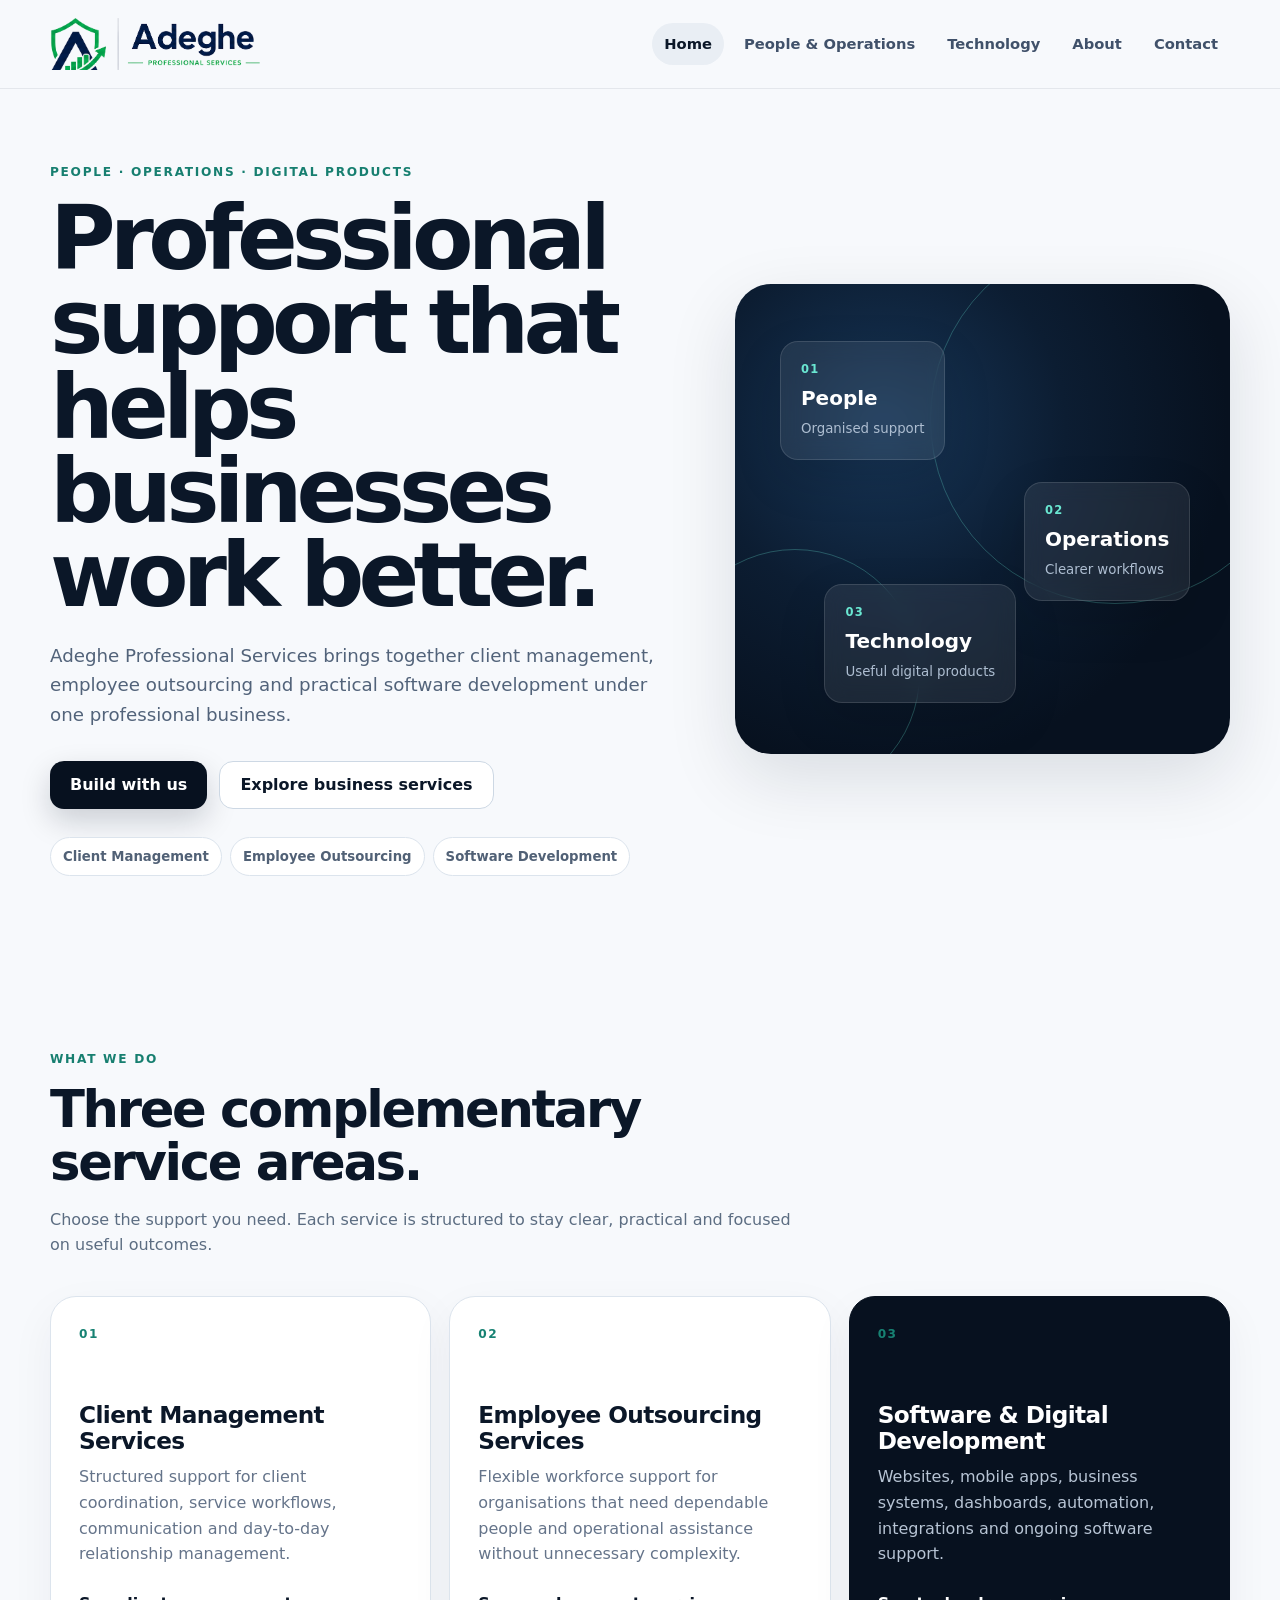
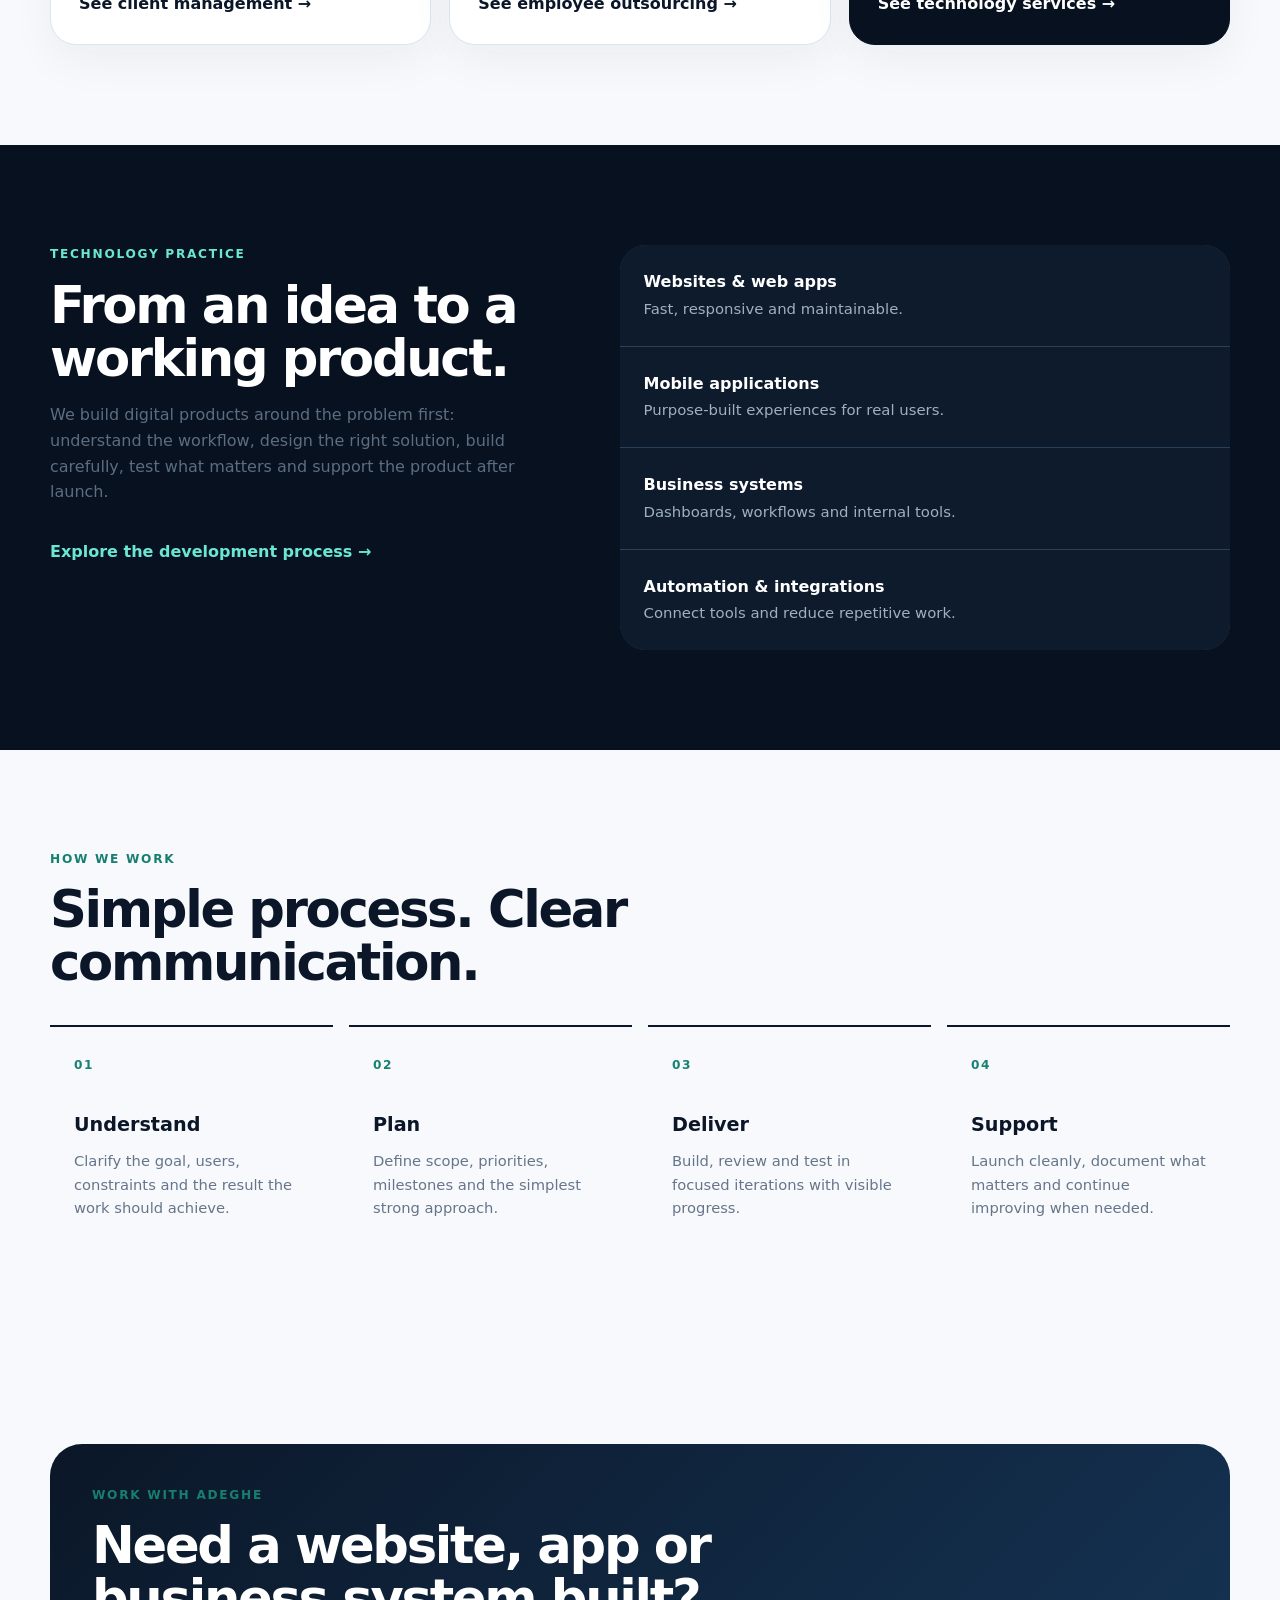
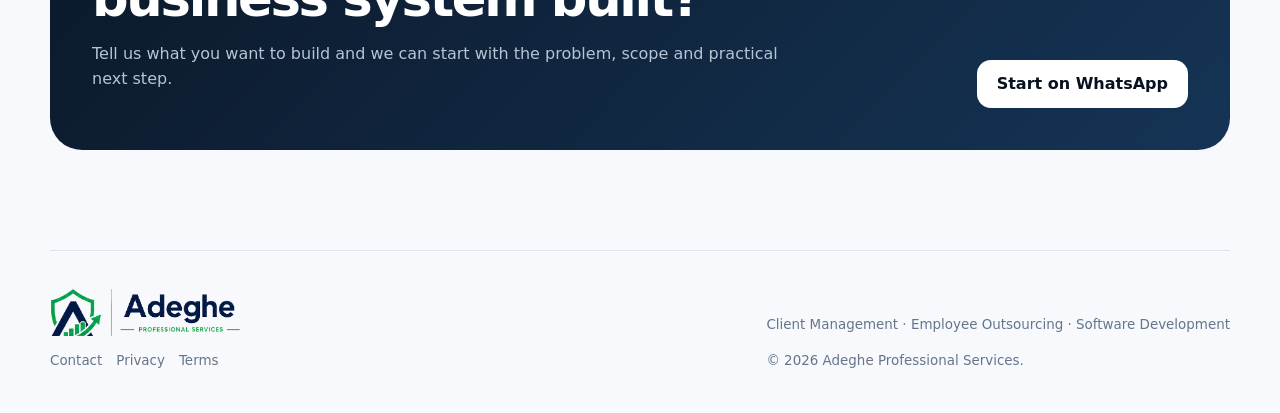
<file: index.html>
<!doctype html>
<html lang="en">
<head>
  <meta charset="utf-8">
<meta name="viewport" content="width=device-width,initial-scale=1">
<title>Adeghe Professional Services | People, Operations & Technology</title>
<meta name="description" content="Adeghe Professional Services provides client management, employee outsourcing and software development services for businesses and organisations.">
<meta name="theme-color" content="#07111f">
<link rel="canonical" href="https://adegheprofessionalservices.com/">
<link rel="icon" href="assets/adeghe-icon.png" type="image/png">
<link rel="stylesheet" href="styles.css">
<script defer src="script.js"></script>
  <meta property="og:title" content="Adeghe Professional Services">
  <meta property="og:description" content="Professional support for people, operations and digital products.">
  <meta property="og:type" content="website">
  <meta property="og:url" content="https://adegheprofessionalservices.com/">
  <script type="application/ld+json">
  {"@context":"https://schema.org","@type":"Organization","name":"Adeghe Professional Services","alternateName":"Adeghe","url":"https://adegheprofessionalservices.com/","email":"adegheprofessionalservices@gmail.com","telephone":"+2349056726687","description":"Client management, employee outsourcing and software development services.","areaServed":"Nigeria","founder":{"@type":"Person","name":"Omokaro Joy Adesuwa","jobTitle":"Founder & Principal"},"member":{"@type":"Person","name":"Fred Osawaru Eghosa","jobTitle":"Technology Lead"}}
  </script>
</head>
<body>
<a class="skip-link" href="#main">Skip to content</a>
<header class="site-header">
  <a class="brand" href="index.html" aria-label="Adeghe Professional Services home"><img class="brand-logo" src="assets/adeghe-logo-horizontal.png" alt="Adeghe Professional Services" width="613" height="151"></a>
  <button class="menu-toggle" aria-expanded="false" aria-controls="primary-nav">Menu</button>
  <nav id="primary-nav" class="primary-nav" aria-label="Primary">
    <a class="active" href="index.html">Home</a>
    <a href="people-operations.html">People & Operations</a>
    <a href="technology.html">Technology</a>
    <a href="about.html">About</a>
    <a href="contact.html">Contact</a>
  </nav>
</header>
<main id="main">
  <section class="hero shell">
    <div class="hero-copy">
      <p class="eyebrow">People · Operations · Digital Products</p>
      <h1>Professional support that helps businesses work better.</h1>
      <p class="hero-text">Adeghe Professional Services brings together client management, employee outsourcing and practical software development under one professional business.</p>
      <div class="hero-actions">
        <a class="button primary" href="technology.html">Build with us</a>
        <a class="button secondary" href="people-operations.html">Explore business services</a>
      </div>
      <div class="trust-row" aria-label="Core service areas">
        <span>Client Management</span><span>Employee Outsourcing</span><span>Software Development</span>
      </div>
    </div>
    <div class="hero-visual" aria-hidden="true">
      <div class="orbit orbit-one"></div><div class="orbit orbit-two"></div>
      <div class="signal-card card-a"><span>01</span><strong>People</strong><small>Organised support</small></div>
      <div class="signal-card card-b"><span>02</span><strong>Operations</strong><small>Clearer workflows</small></div>
      <div class="signal-card card-c"><span>03</span><strong>Technology</strong><small>Useful digital products</small></div>
    </div>
  </section>

  <section class="section shell">
    <div class="section-heading">
      <p class="eyebrow">What we do</p>
      <h2>Three complementary service areas.</h2>
      <p>Choose the support you need. Each service is structured to stay clear, practical and focused on useful outcomes.</p>
    </div>
    <div class="service-grid">
      <article class="service-card"><span class="service-number">01</span><h3>Client Management Services</h3><p>Structured support for client coordination, service workflows, communication and day-to-day relationship management.</p><a href="people-operations.html#client-management">See client management <span aria-hidden="true">→</span></a></article>
      <article class="service-card"><span class="service-number">02</span><h3>Employee Outsourcing Services</h3><p>Flexible workforce support for organisations that need dependable people and operational assistance without unnecessary complexity.</p><a href="people-operations.html#employee-outsourcing">See employee outsourcing <span aria-hidden="true">→</span></a></article>
      <article class="service-card feature-card"><span class="service-number">03</span><h3>Software & Digital Development</h3><p>Websites, mobile apps, business systems, dashboards, automation, integrations and ongoing software support.</p><a href="technology.html">See technology services <span aria-hidden="true">→</span></a></article>
    </div>
  </section>

  <section class="section contrast">
    <div class="shell split">
      <div>
        <p class="eyebrow">Technology practice</p>
        <h2>From an idea to a working product.</h2>
        <p>We build digital products around the problem first: understand the workflow, design the right solution, build carefully, test what matters and support the product after launch.</p>
        <a class="text-link" href="technology.html">Explore the development process →</a>
      </div>
      <div class="capability-list">
        <div><strong>Websites & web apps</strong><span>Fast, responsive and maintainable.</span></div>
        <div><strong>Mobile applications</strong><span>Purpose-built experiences for real users.</span></div>
        <div><strong>Business systems</strong><span>Dashboards, workflows and internal tools.</span></div>
        <div><strong>Automation & integrations</strong><span>Connect tools and reduce repetitive work.</span></div>
      </div>
    </div>
  </section>

  <section class="section shell">
    <div class="section-heading narrow"><p class="eyebrow">How we work</p><h2>Simple process. Clear communication.</h2></div>
    <ol class="process-grid">
      <li><span>01</span><h3>Understand</h3><p>Clarify the goal, users, constraints and the result the work should achieve.</p></li>
      <li><span>02</span><h3>Plan</h3><p>Define scope, priorities, milestones and the simplest strong approach.</p></li>
      <li><span>03</span><h3>Deliver</h3><p>Build, review and test in focused iterations with visible progress.</p></li>
      <li><span>04</span><h3>Support</h3><p>Launch cleanly, document what matters and continue improving when needed.</p></li>
    </ol>
  </section>

  <section class="section shell">
    <div class="cta-panel">
      <div><p class="eyebrow">Work with Adeghe</p><h2>Need a website, app or business system built?</h2><p>Tell us what you want to build and we can start with the problem, scope and practical next step.</p></div>
      <a class="button light" href="https://wa.me/2348077520638?text=Hello%20Adeghe%20Professional%20Services%2C%20I%20would%20like%20to%20discuss%20a%20web%20or%20software%20project." target="_blank" rel="noopener">Start on WhatsApp</a>
    </div>
  </section>
</main>
<footer class="site-footer shell">
  <a class="brand footer-brand" href="index.html" aria-label="Adeghe Professional Services home"><img class="brand-logo" src="assets/adeghe-logo-horizontal.png" alt="Adeghe Professional Services" width="613" height="151"></a>
  <p>Client Management · Employee Outsourcing · Software Development</p>
  <nav class="footer-links" aria-label="Footer"><a href="contact.html">Contact</a><a href="privacy.html">Privacy</a><a href="terms.html">Terms</a></nav>
  <p class="copyright">© <span data-year></span> Adeghe Professional Services.</p>
</footer>
</body>
</html>
</file>
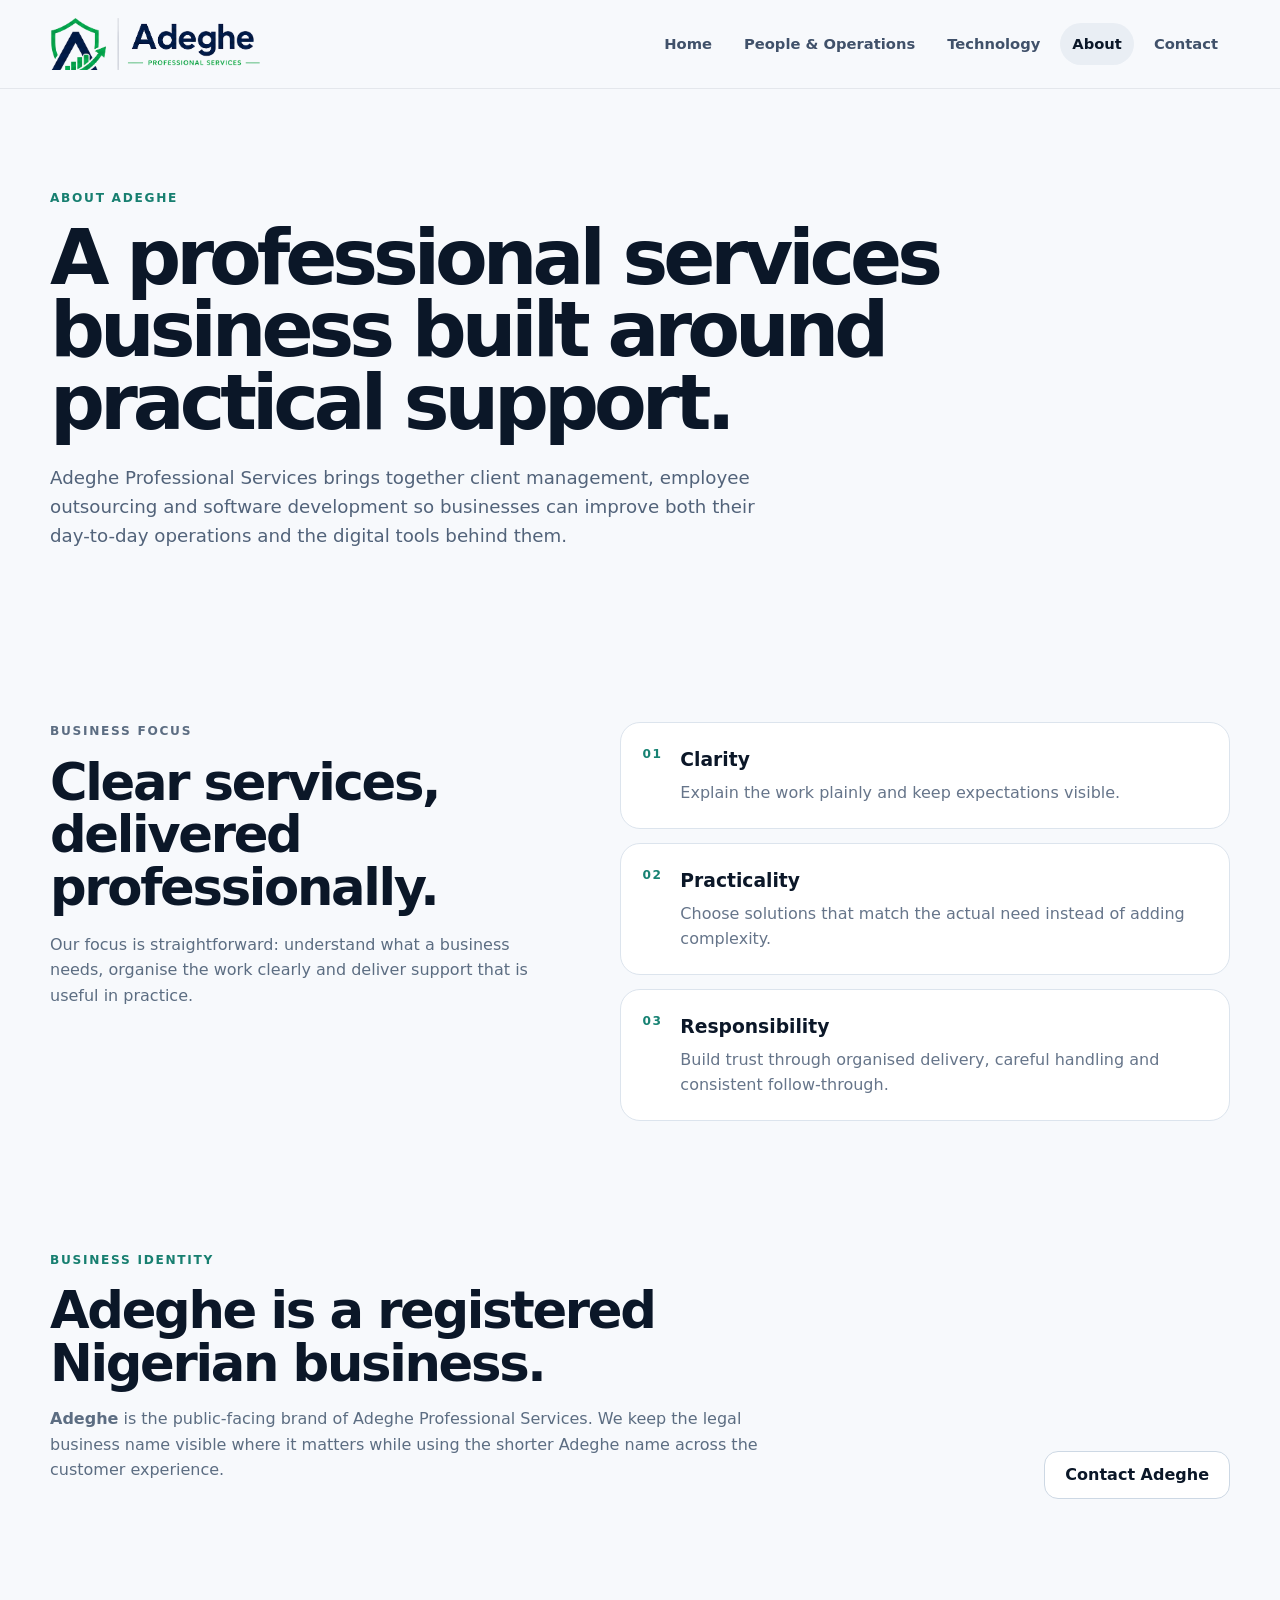
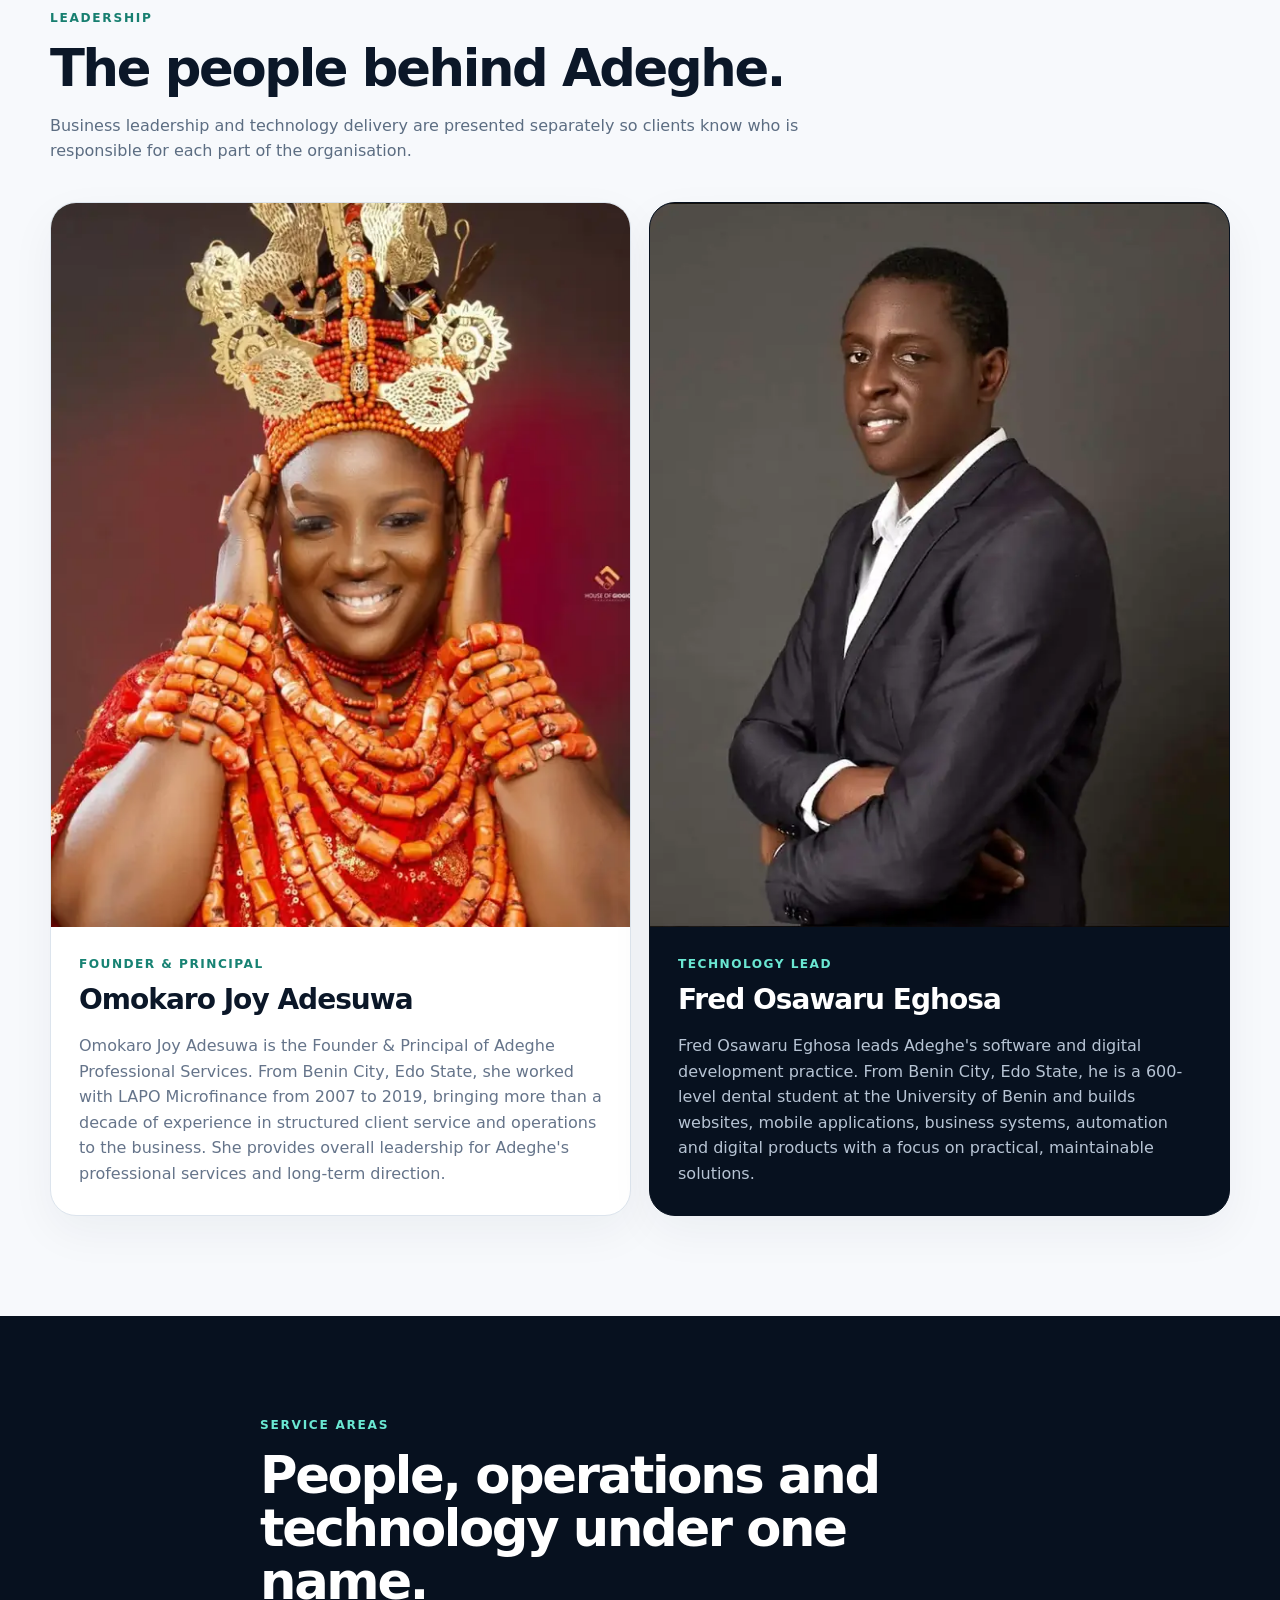
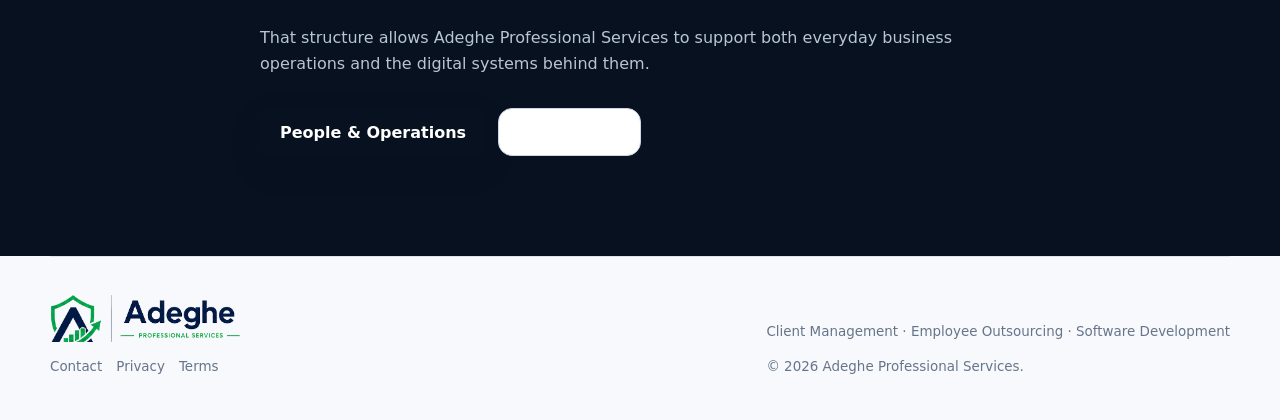
<file: about.html>
<!doctype html>
<html lang="en">
<head><meta charset="utf-8">
<meta name="viewport" content="width=device-width,initial-scale=1">
<title>About | Adeghe Professional Services</title>
<meta name="description" content="About Adeghe Professional Services and its client management, employee outsourcing and technology services.">
<meta name="theme-color" content="#07111f">
<link rel="canonical" href="https://adegheprofessionalservices.com/about.html">
<link rel="icon" href="assets/adeghe-icon.png" type="image/png">
<link rel="stylesheet" href="styles.css">
<script defer src="script.js"></script></head>
<body>
<a class="skip-link" href="#main">Skip to content</a>
<header class="site-header">
  <a class="brand" href="index.html" aria-label="Adeghe Professional Services home"><img class="brand-logo" src="assets/adeghe-logo-horizontal.png" alt="Adeghe Professional Services" width="613" height="151"></a>
  <button class="menu-toggle" aria-expanded="false" aria-controls="primary-nav">Menu</button>
  <nav id="primary-nav" class="primary-nav" aria-label="Primary">
    <a href="index.html">Home</a>
    <a href="people-operations.html">People & Operations</a>
    <a href="technology.html">Technology</a>
    <a class="active" href="about.html">About</a>
    <a href="contact.html">Contact</a>
  </nav>
</header>
<main id="main">
  <section class="page-hero shell">
    <p class="eyebrow">About Adeghe</p>
    <h1>A professional services business built around practical support.</h1>
    <p>Adeghe Professional Services brings together client management, employee outsourcing and software development so businesses can improve both their day-to-day operations and the digital tools behind them.</p>
  </section>

  <section class="section shell split">
    <div>
      <p class="eyebrow">Business focus</p>
      <h2>Clear services, delivered professionally.</h2>
      <p>Our focus is straightforward: understand what a business needs, organise the work clearly and deliver support that is useful in practice.</p>
    </div>
    <div class="principles">
      <article><span>01</span><div><h3>Clarity</h3><p>Explain the work plainly and keep expectations visible.</p></div></article>
      <article><span>02</span><div><h3>Practicality</h3><p>Choose solutions that match the actual need instead of adding complexity.</p></div></article>
      <article><span>03</span><div><h3>Responsibility</h3><p>Build trust through organised delivery, careful handling and consistent follow-through.</p></div></article>
    </div>
  </section>

  <section class="section shell registration-band">
    <div>
      <p class="eyebrow">Business identity</p>
      <h2>Adeghe is a registered Nigerian business.</h2>
      <p><strong>Adeghe</strong> is the public-facing brand of Adeghe Professional Services. We keep the legal business name visible where it matters while using the shorter Adeghe name across the customer experience.</p>
    </div>
    <a class="button secondary" href="contact.html">Contact Adeghe</a>
  </section>

  <section class="section shell leadership-section">
    <div class="section-heading">
      <p class="eyebrow">Leadership</p>
      <h2>The people behind Adeghe.</h2>
      <p>Business leadership and technology delivery are presented separately so clients know who is responsible for each part of the organisation.</p>
    </div>
    <div class="leadership-grid">
      <article class="leader-card">
        <div class="leader-photo-wrap">
          <img class="leader-photo" src="assets/omokaro-joy-adesuwa.webp" alt="Omokaro Joy Adesuwa, Founder and Principal of Adeghe Professional Services" width="600" height="750" loading="lazy">
        </div>
        <div class="leader-copy">
          <p class="leader-role">Founder & Principal</p>
          <h3>Omokaro Joy Adesuwa</h3>
          <p>Omokaro Joy Adesuwa is the Founder & Principal of Adeghe Professional Services. From Benin City, Edo State, she worked with LAPO Microfinance from 2007 to 2019, bringing more than a decade of experience in structured client service and operations to the business. She provides overall leadership for Adeghe's professional services and long-term direction.</p>
        </div>
      </article>
      <article class="leader-card leader-card-dark">
        <div class="leader-photo-wrap">
          <img class="leader-photo" src="assets/fred-osawaru-eghosa.webp" alt="Fred Osawaru Eghosa, Technology Lead at Adeghe Professional Services" width="1200" height="1500" loading="lazy">
        </div>
        <div class="leader-copy">
          <p class="leader-role">Technology Lead</p>
          <h3>Fred Osawaru Eghosa</h3>
          <p>Fred Osawaru Eghosa leads Adeghe's software and digital development practice. From Benin City, Edo State, he is a 600-level dental student at the University of Benin and builds websites, mobile applications, business systems, automation and digital products with a focus on practical, maintainable solutions.</p>
        </div>
      </article>
    </div>
  </section>

  <section class="section contrast">
    <div class="shell section-heading">
      <p class="eyebrow">Service areas</p>
      <h2>People, operations and technology under one name.</h2>
      <p>That structure allows Adeghe Professional Services to support both everyday business operations and the digital systems behind them.</p>
      <div class="hero-actions"><a class="button primary" href="people-operations.html">People & Operations</a><a class="button secondary" href="technology.html">Technology</a></div>
    </div>
  </section>
</main>
<footer class="site-footer shell">
  <a class="brand footer-brand" href="index.html" aria-label="Adeghe Professional Services home"><img class="brand-logo" src="assets/adeghe-logo-horizontal.png" alt="Adeghe Professional Services" width="613" height="151"></a>
  <p>Client Management · Employee Outsourcing · Software Development</p>
  <nav class="footer-links" aria-label="Footer"><a href="contact.html">Contact</a><a href="privacy.html">Privacy</a><a href="terms.html">Terms</a></nav>
  <p class="copyright">© <span data-year></span> Adeghe Professional Services.</p>
</footer>
</body>
</html>
</file>
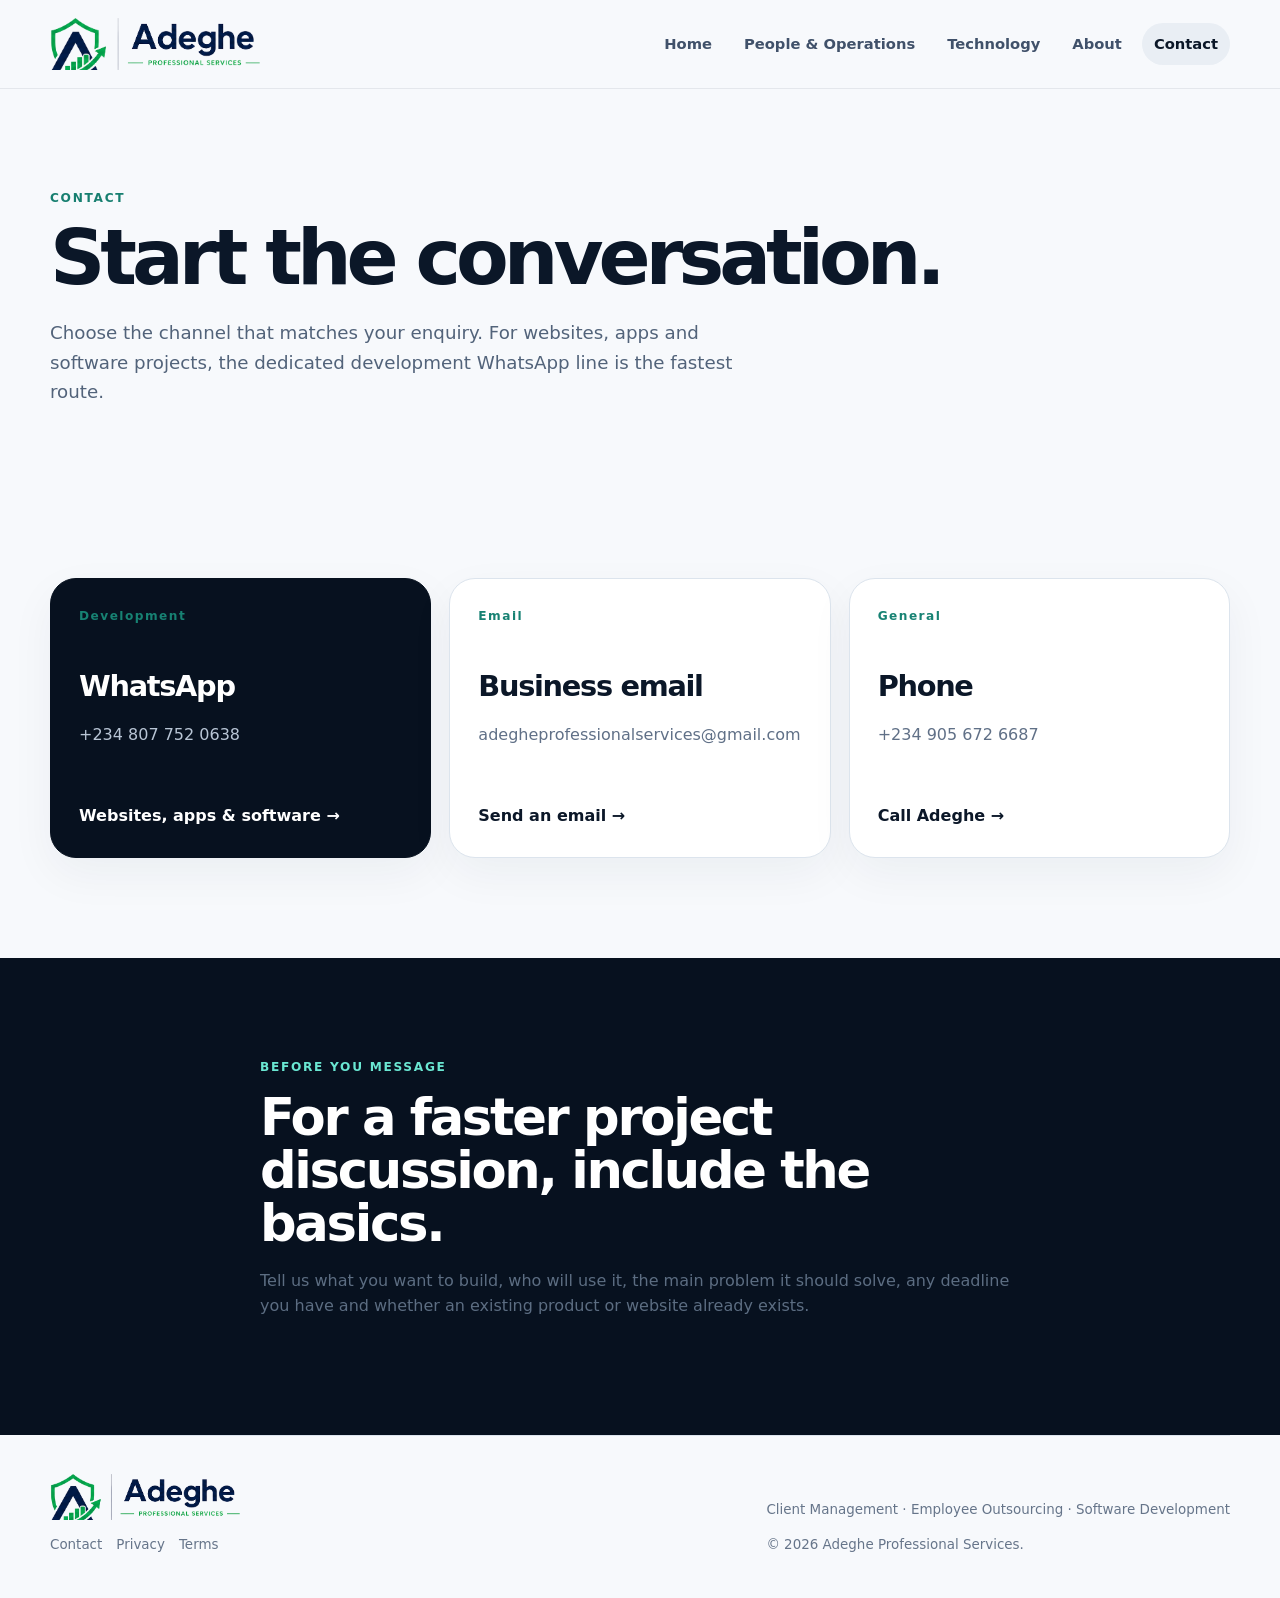
<file: contact.html>
<!doctype html>
<html lang="en">
<head>
<meta charset="utf-8">
<meta name="viewport" content="width=device-width,initial-scale=1">
<title>Contact | Adeghe Professional Services</title>
<meta name="description" content="Contact Adeghe Professional Services for client management, employee outsourcing and software development enquiries.">
<meta name="theme-color" content="#07111f">
<link rel="canonical" href="https://adegheprofessionalservices.com/contact.html">
<link rel="icon" href="assets/adeghe-icon.png" type="image/png">
<link rel="stylesheet" href="styles.css">
<script defer src="script.js"></script>
</head>
<body>
<a class="skip-link" href="#main">Skip to content</a>
<header class="site-header">
  <a class="brand" href="index.html" aria-label="Adeghe Professional Services home"><img class="brand-logo" src="assets/adeghe-logo-horizontal.png" alt="Adeghe Professional Services" width="613" height="151"></a>
  <button class="menu-toggle" aria-expanded="false" aria-controls="primary-nav">Menu</button>
  <nav id="primary-nav" class="primary-nav" aria-label="Primary">
    <a href="index.html">Home</a>
    <a href="people-operations.html">People & Operations</a>
    <a href="technology.html">Technology</a>
    <a href="about.html">About</a>
    <a class="active" href="contact.html">Contact</a>
  </nav>
</header>
<main id="main">
  <section class="page-hero shell">
    <p class="eyebrow">Contact</p>
    <h1>Start the conversation.</h1>
    <p>Choose the channel that matches your enquiry. For websites, apps and software projects, the dedicated development WhatsApp line is the fastest route.</p>
  </section>
  <section class="section shell contact-grid">
    <a class="contact-card contact-card-feature" href="https://wa.me/2348077520638?text=Hello%20Adeghe%20Professional%20Services%2C%20I%20would%20like%20to%20discuss%20a%20web%20or%20software%20project." target="_blank" rel="noopener">
      <span class="service-number">Development</span><h2>WhatsApp</h2><p>+234 807 752 0638</p><strong>Websites, apps & software →</strong>
    </a>
    <a class="contact-card" href="mailto:adegheprofessionalservices@gmail.com">
      <span class="service-number">Email</span><h2>Business email</h2><p>adegheprofessionalservices@gmail.com</p><strong>Send an email →</strong>
    </a>
    <a class="contact-card" href="tel:+2349056726687">
      <span class="service-number">General</span><h2>Phone</h2><p>+234 905 672 6687</p><strong>Call Adeghe →</strong>
    </a>
  </section>
  <section class="section contrast">
    <div class="shell section-heading">
      <p class="eyebrow">Before you message</p>
      <h2>For a faster project discussion, include the basics.</h2>
      <p>Tell us what you want to build, who will use it, the main problem it should solve, any deadline you have and whether an existing product or website already exists.</p>
    </div>
  </section>
</main>
<footer class="site-footer shell">
  <a class="brand footer-brand" href="index.html" aria-label="Adeghe Professional Services home"><img class="brand-logo" src="assets/adeghe-logo-horizontal.png" alt="Adeghe Professional Services" width="613" height="151"></a>
  <p>Client Management · Employee Outsourcing · Software Development</p>
  <nav class="footer-links" aria-label="Footer"><a href="contact.html">Contact</a><a href="privacy.html">Privacy</a><a href="terms.html">Terms</a></nav>
  <p class="copyright">© <span data-year></span> Adeghe Professional Services.</p>
</footer>
</body>
</html>
</file>
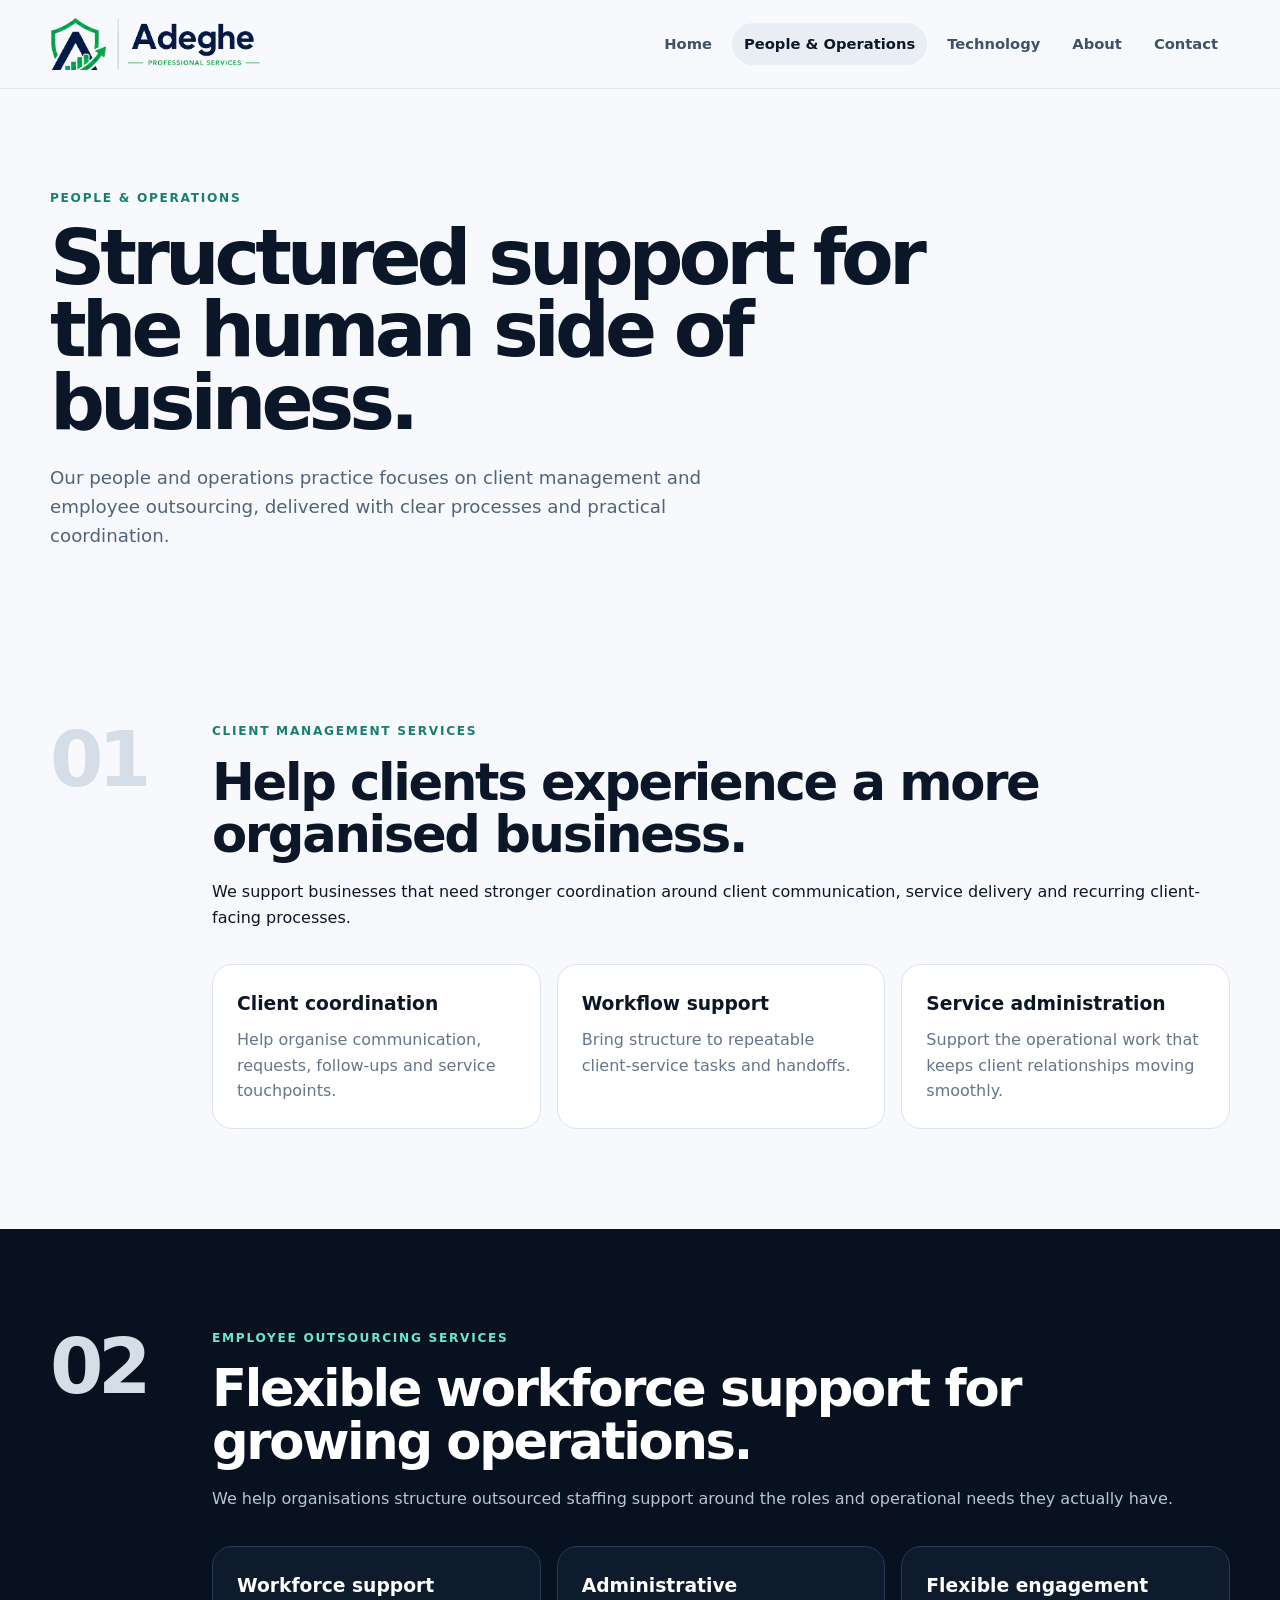
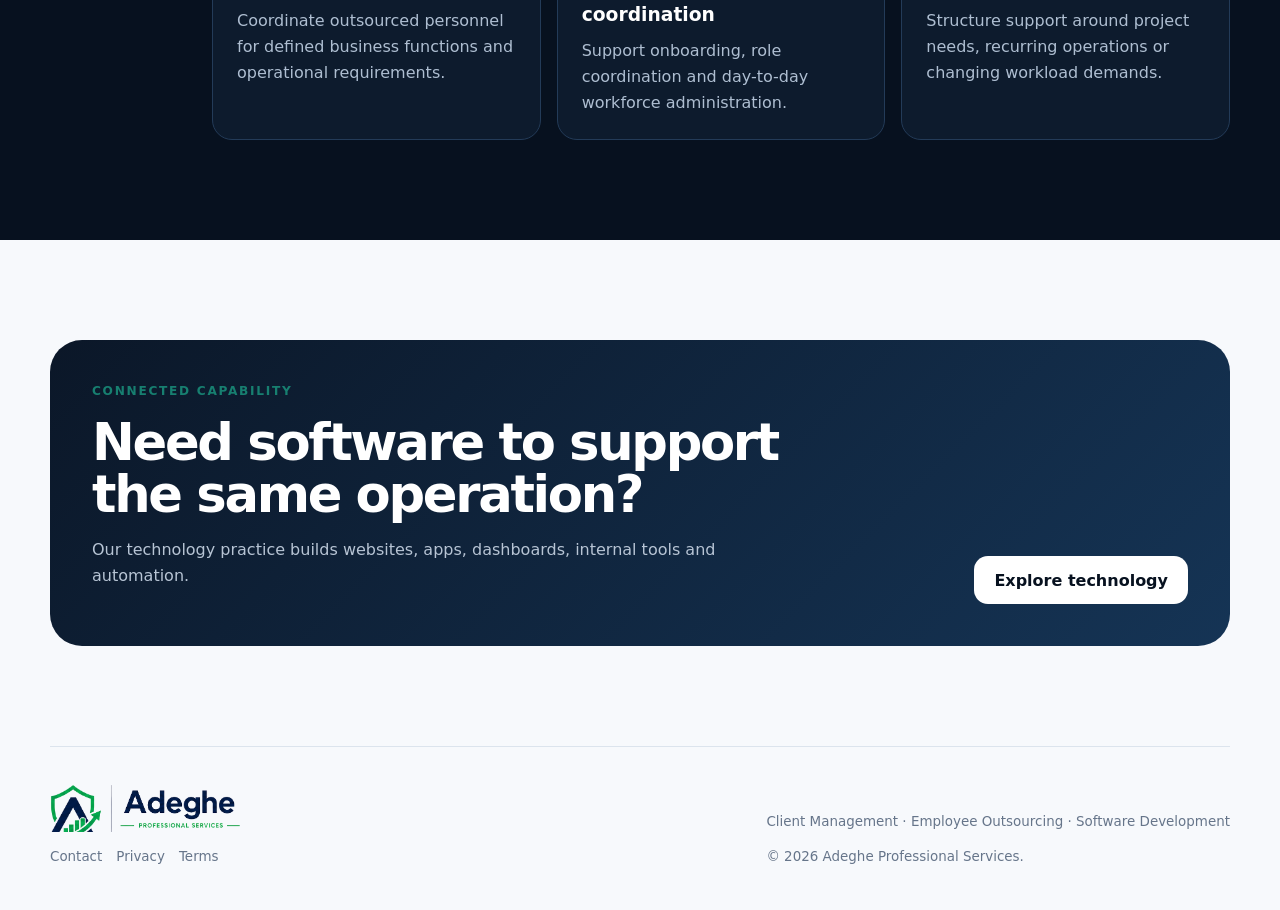
<file: people-operations.html>
<!doctype html>
<html lang="en">
<head><meta charset="utf-8">
<meta name="viewport" content="width=device-width,initial-scale=1">
<title>Client Management & Employee Outsourcing | Adeghe Professional Services</title>
<meta name="description" content="Client management and employee outsourcing services from Adeghe Professional Services.">
<meta name="theme-color" content="#07111f">
<link rel="canonical" href="https://adegheprofessionalservices.com/people-operations.html">
<link rel="icon" href="assets/adeghe-icon.png" type="image/png">
<link rel="stylesheet" href="styles.css">
<script defer src="script.js"></script></head>
<body>
<a class="skip-link" href="#main">Skip to content</a>
<header class="site-header">
  <a class="brand" href="index.html" aria-label="Adeghe Professional Services home"><img class="brand-logo" src="assets/adeghe-logo-horizontal.png" alt="Adeghe Professional Services" width="613" height="151"></a>
  <button class="menu-toggle" aria-expanded="false" aria-controls="primary-nav">Menu</button>
  <nav id="primary-nav" class="primary-nav" aria-label="Primary">
    <a href="index.html">Home</a>
    <a class="active" href="people-operations.html">People & Operations</a>
    <a href="technology.html">Technology</a>
    <a href="about.html">About</a>
    <a href="contact.html">Contact</a>
  </nav>
</header>
<main id="main">
  <section class="page-hero shell">
    <p class="eyebrow">People & Operations</p>
    <h1>Structured support for the human side of business.</h1>
    <p>Our people and operations practice focuses on client management and employee outsourcing, delivered with clear processes and practical coordination.</p>
  </section>

  <section id="client-management" class="section shell detail-section">
    <div class="detail-index">01</div>
    <div>
      <p class="eyebrow">Client Management Services</p>
      <h2>Help clients experience a more organised business.</h2>
      <p>We support businesses that need stronger coordination around client communication, service delivery and recurring client-facing processes.</p>
      <div class="detail-grid">
        <article><h3>Client coordination</h3><p>Help organise communication, requests, follow-ups and service touchpoints.</p></article>
        <article><h3>Workflow support</h3><p>Bring structure to repeatable client-service tasks and handoffs.</p></article>
        <article><h3>Service administration</h3><p>Support the operational work that keeps client relationships moving smoothly.</p></article>
      </div>
    </div>
  </section>

  <section id="employee-outsourcing" class="section contrast">
    <div class="shell detail-section">
      <div class="detail-index">02</div>
      <div>
        <p class="eyebrow">Employee Outsourcing Services</p>
        <h2>Flexible workforce support for growing operations.</h2>
        <p>We help organisations structure outsourced staffing support around the roles and operational needs they actually have.</p>
        <div class="detail-grid">
          <article><h3>Workforce support</h3><p>Coordinate outsourced personnel for defined business functions and operational requirements.</p></article>
          <article><h3>Administrative coordination</h3><p>Support onboarding, role coordination and day-to-day workforce administration.</p></article>
          <article><h3>Flexible engagement</h3><p>Structure support around project needs, recurring operations or changing workload demands.</p></article>
        </div>
      </div>
    </div>
  </section>

  <section class="section shell">
    <div class="cta-panel"><div><p class="eyebrow">Connected capability</p><h2>Need software to support the same operation?</h2><p>Our technology practice builds websites, apps, dashboards, internal tools and automation.</p></div><a class="button light" href="technology.html">Explore technology</a></div>
  </section>
</main>
<footer class="site-footer shell">
  <a class="brand footer-brand" href="index.html" aria-label="Adeghe Professional Services home"><img class="brand-logo" src="assets/adeghe-logo-horizontal.png" alt="Adeghe Professional Services" width="613" height="151"></a>
  <p>Client Management · Employee Outsourcing · Software Development</p>
  <nav class="footer-links" aria-label="Footer"><a href="contact.html">Contact</a><a href="privacy.html">Privacy</a><a href="terms.html">Terms</a></nav>
  <p class="copyright">© <span data-year></span> Adeghe Professional Services.</p>
</footer>
</body>
</html>
</file>
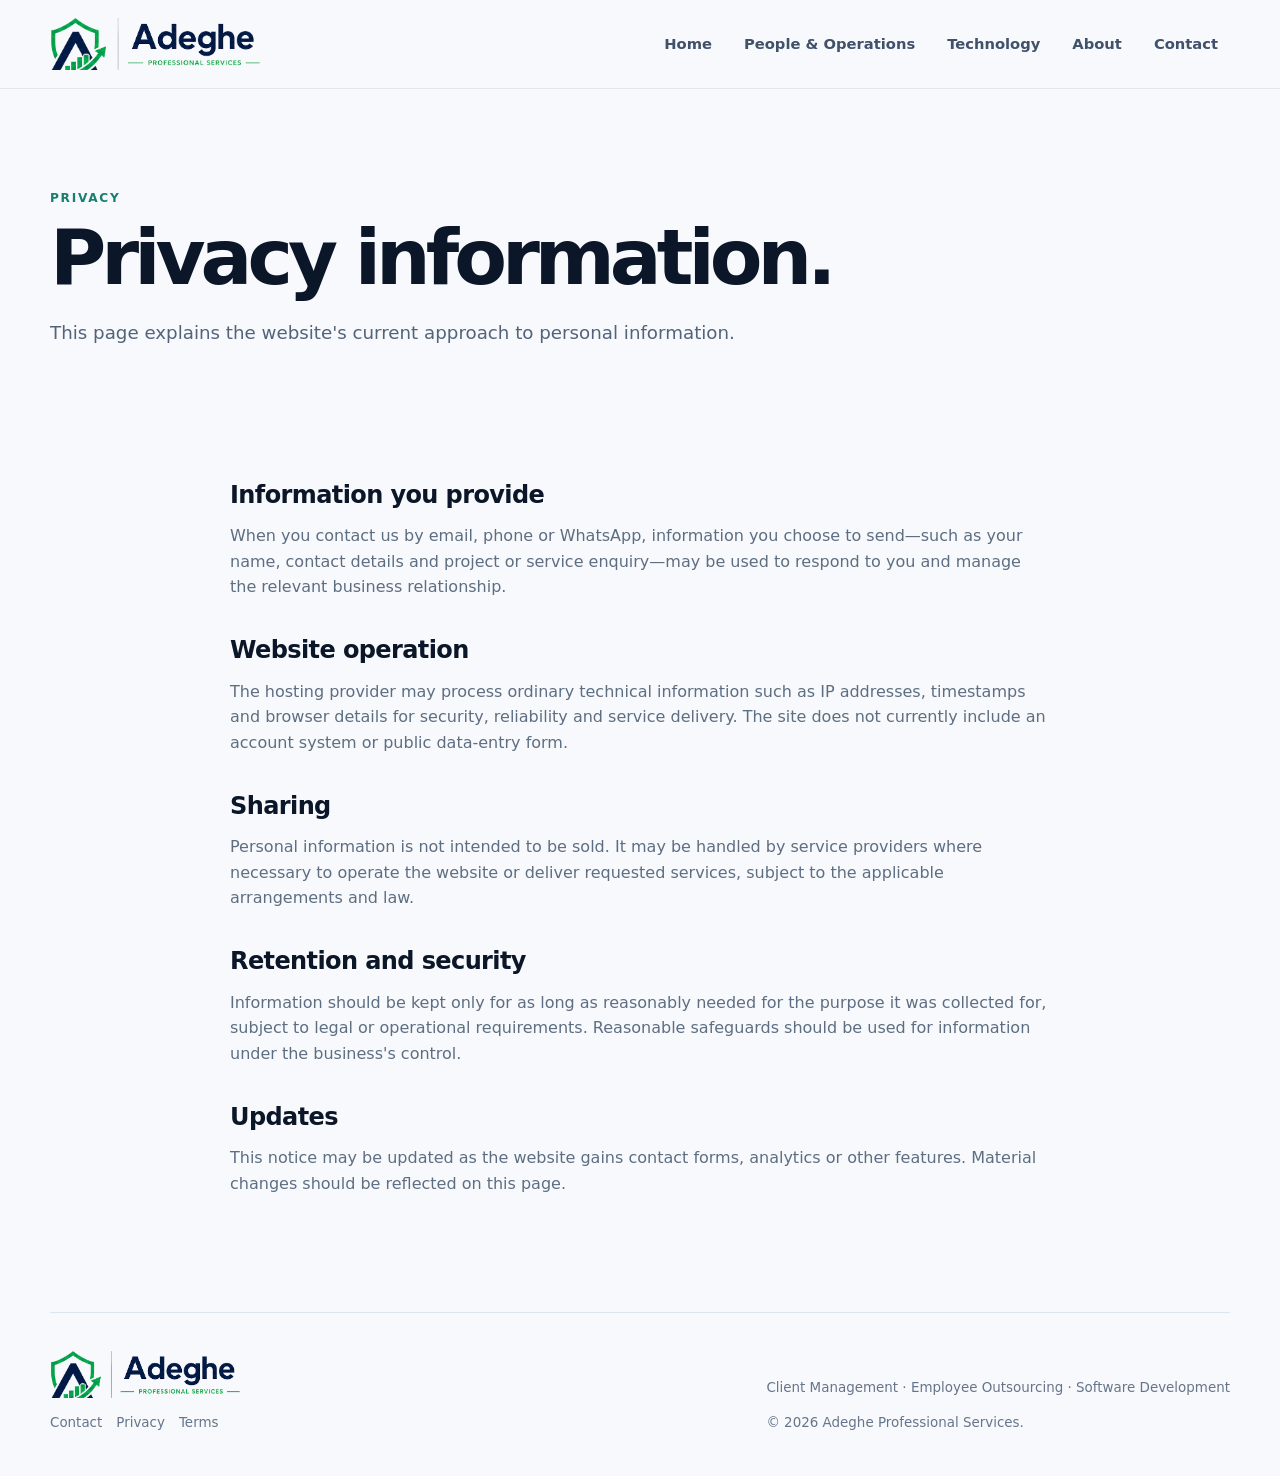
<file: privacy.html>
<!doctype html>
<html lang="en">
<head><meta charset="utf-8">
<meta name="viewport" content="width=device-width,initial-scale=1">
<title>Privacy | Adeghe Professional Services</title>
<meta name="description" content="Privacy information for the Adeghe Professional Services website.">
<meta name="theme-color" content="#07111f">
<link rel="canonical" href="https://adegheprofessionalservices.com/privacy.html">
<link rel="icon" href="assets/adeghe-icon.png" type="image/png">
<link rel="stylesheet" href="styles.css">
<script defer src="script.js"></script></head>
<body>
<a class="skip-link" href="#main">Skip to content</a>
<header class="site-header">
  <a class="brand" href="index.html" aria-label="Adeghe Professional Services home"><img class="brand-logo" src="assets/adeghe-logo-horizontal.png" alt="Adeghe Professional Services" width="613" height="151"></a>
  <button class="menu-toggle" aria-expanded="false" aria-controls="primary-nav">Menu</button>
  <nav id="primary-nav" class="primary-nav" aria-label="Primary">
    <a href="index.html">Home</a>
    <a href="people-operations.html">People & Operations</a>
    <a href="technology.html">Technology</a>
    <a href="about.html">About</a>
    <a href="contact.html">Contact</a>
  </nav>
</header>
<main id="main">
  <section class="page-hero shell legal-hero"><p class="eyebrow">Privacy</p><h1>Privacy information.</h1><p>This page explains the website's current approach to personal information.</p></section>
  <section class="section shell legal-copy">
    <h2>Information you provide</h2><p>When you contact us by email, phone or WhatsApp, information you choose to send—such as your name, contact details and project or service enquiry—may be used to respond to you and manage the relevant business relationship.</p>
    <h2>Website operation</h2><p>The hosting provider may process ordinary technical information such as IP addresses, timestamps and browser details for security, reliability and service delivery. The site does not currently include an account system or public data-entry form.</p>
    <h2>Sharing</h2><p>Personal information is not intended to be sold. It may be handled by service providers where necessary to operate the website or deliver requested services, subject to the applicable arrangements and law.</p>
    <h2>Retention and security</h2><p>Information should be kept only for as long as reasonably needed for the purpose it was collected for, subject to legal or operational requirements. Reasonable safeguards should be used for information under the business's control.</p>
    <h2>Updates</h2><p>This notice may be updated as the website gains contact forms, analytics or other features. Material changes should be reflected on this page.</p>
  </section>
</main>
<footer class="site-footer shell">
  <a class="brand footer-brand" href="index.html" aria-label="Adeghe Professional Services home"><img class="brand-logo" src="assets/adeghe-logo-horizontal.png" alt="Adeghe Professional Services" width="613" height="151"></a>
  <p>Client Management · Employee Outsourcing · Software Development</p>
  <nav class="footer-links" aria-label="Footer"><a href="contact.html">Contact</a><a href="privacy.html">Privacy</a><a href="terms.html">Terms</a></nav>
  <p class="copyright">© <span data-year></span> Adeghe Professional Services.</p>
</footer>
</body>
</html>
</file>
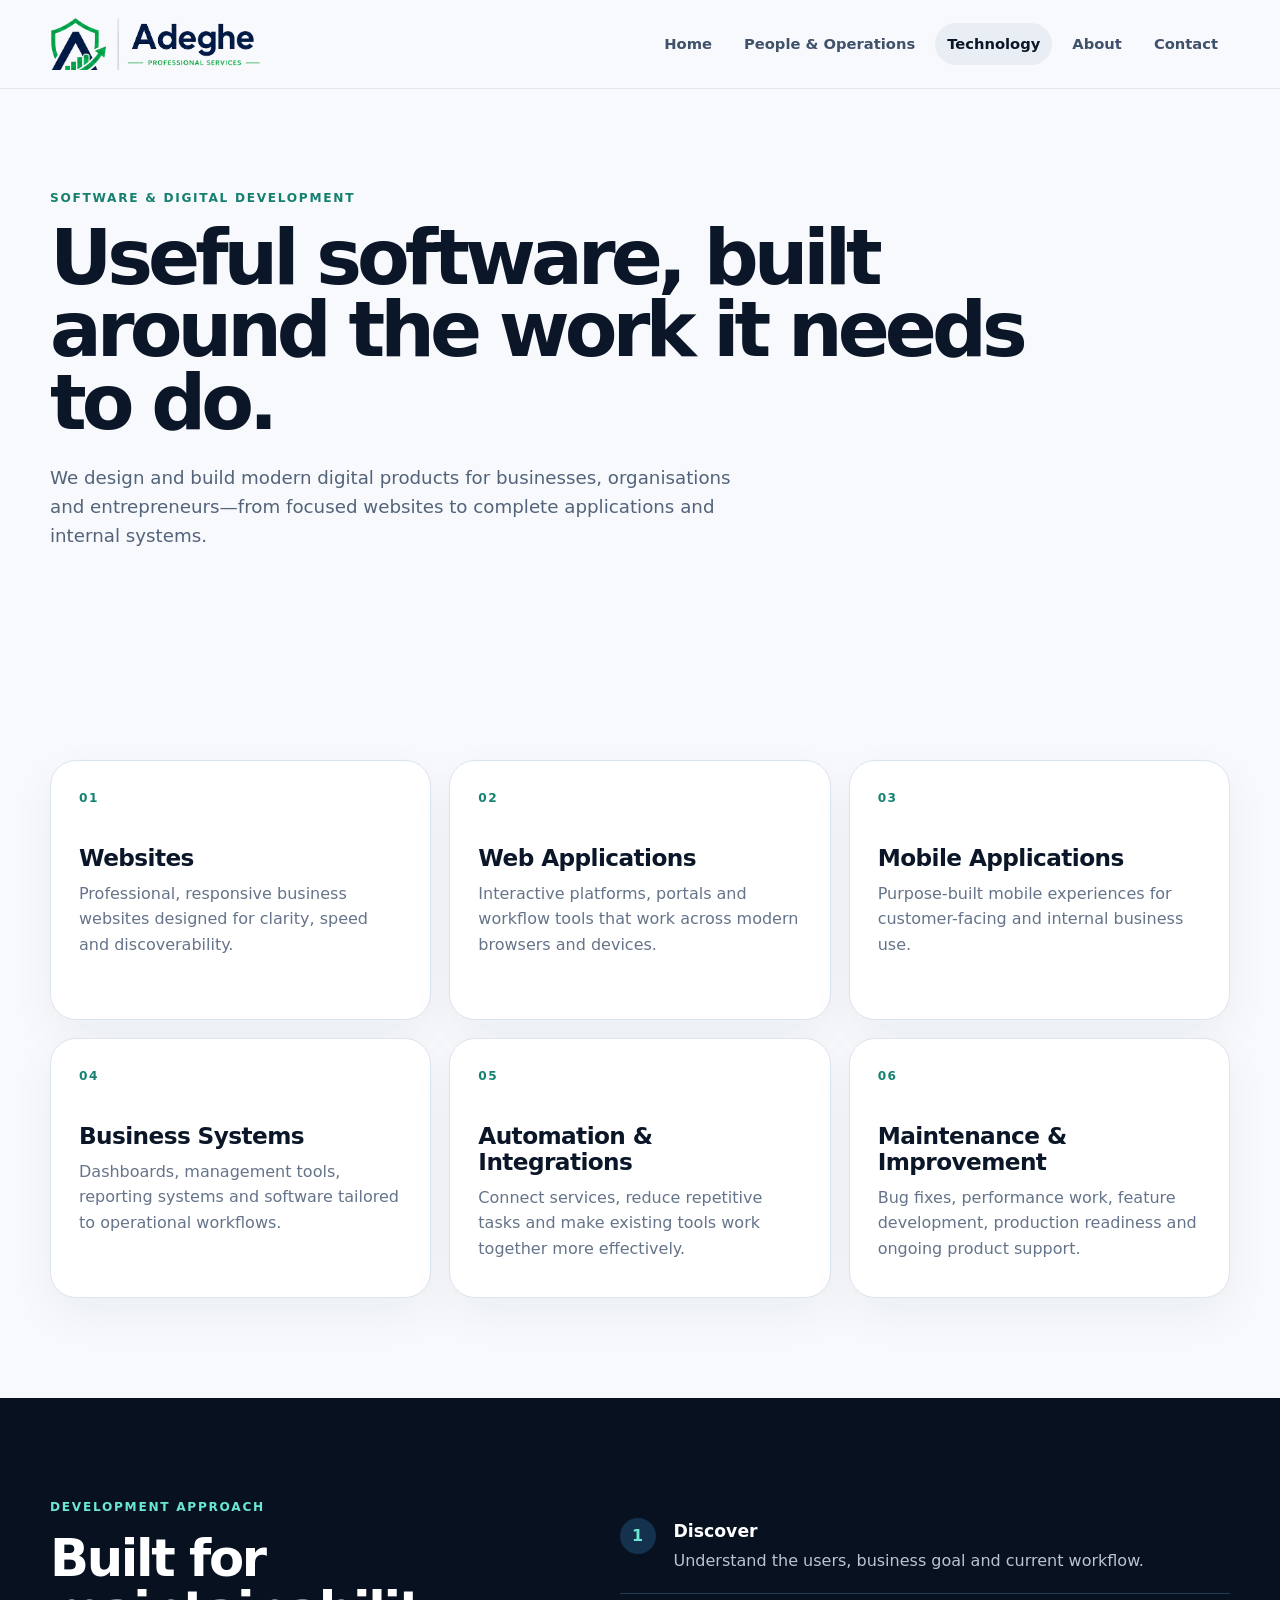
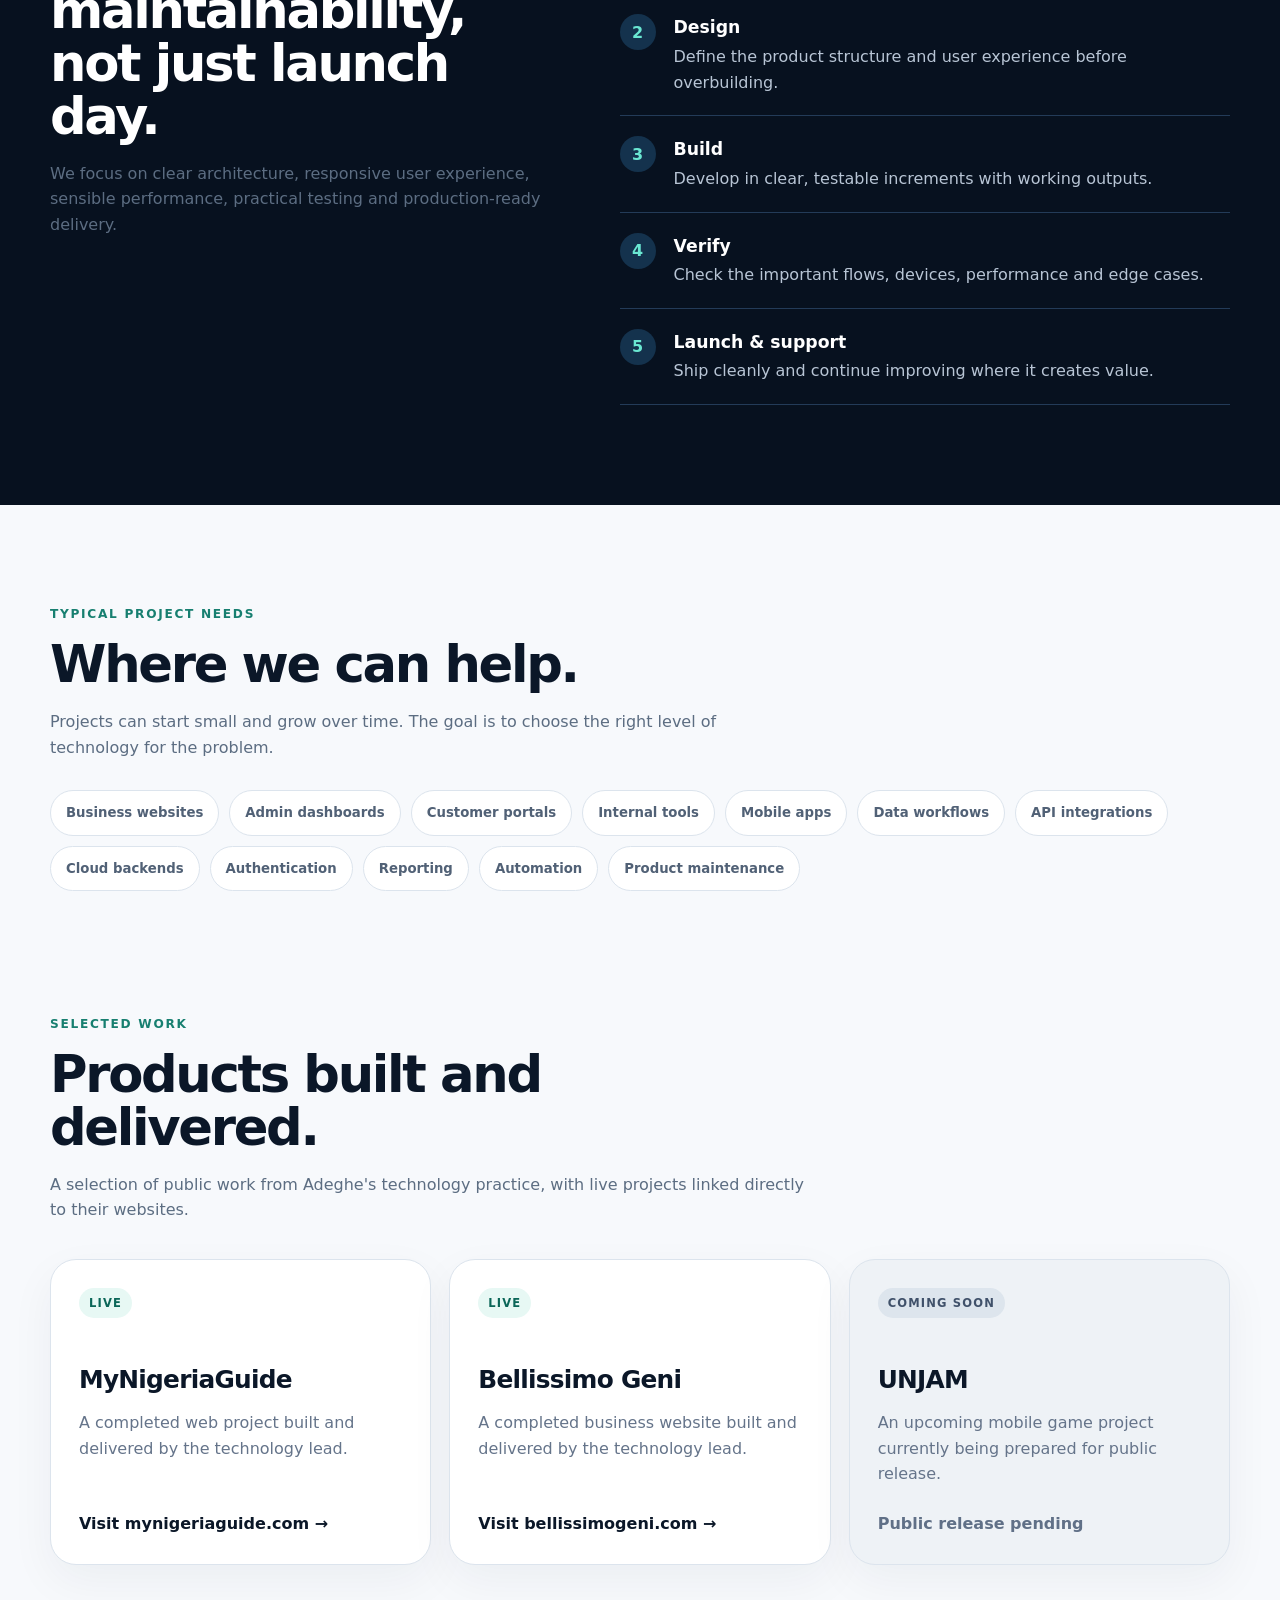
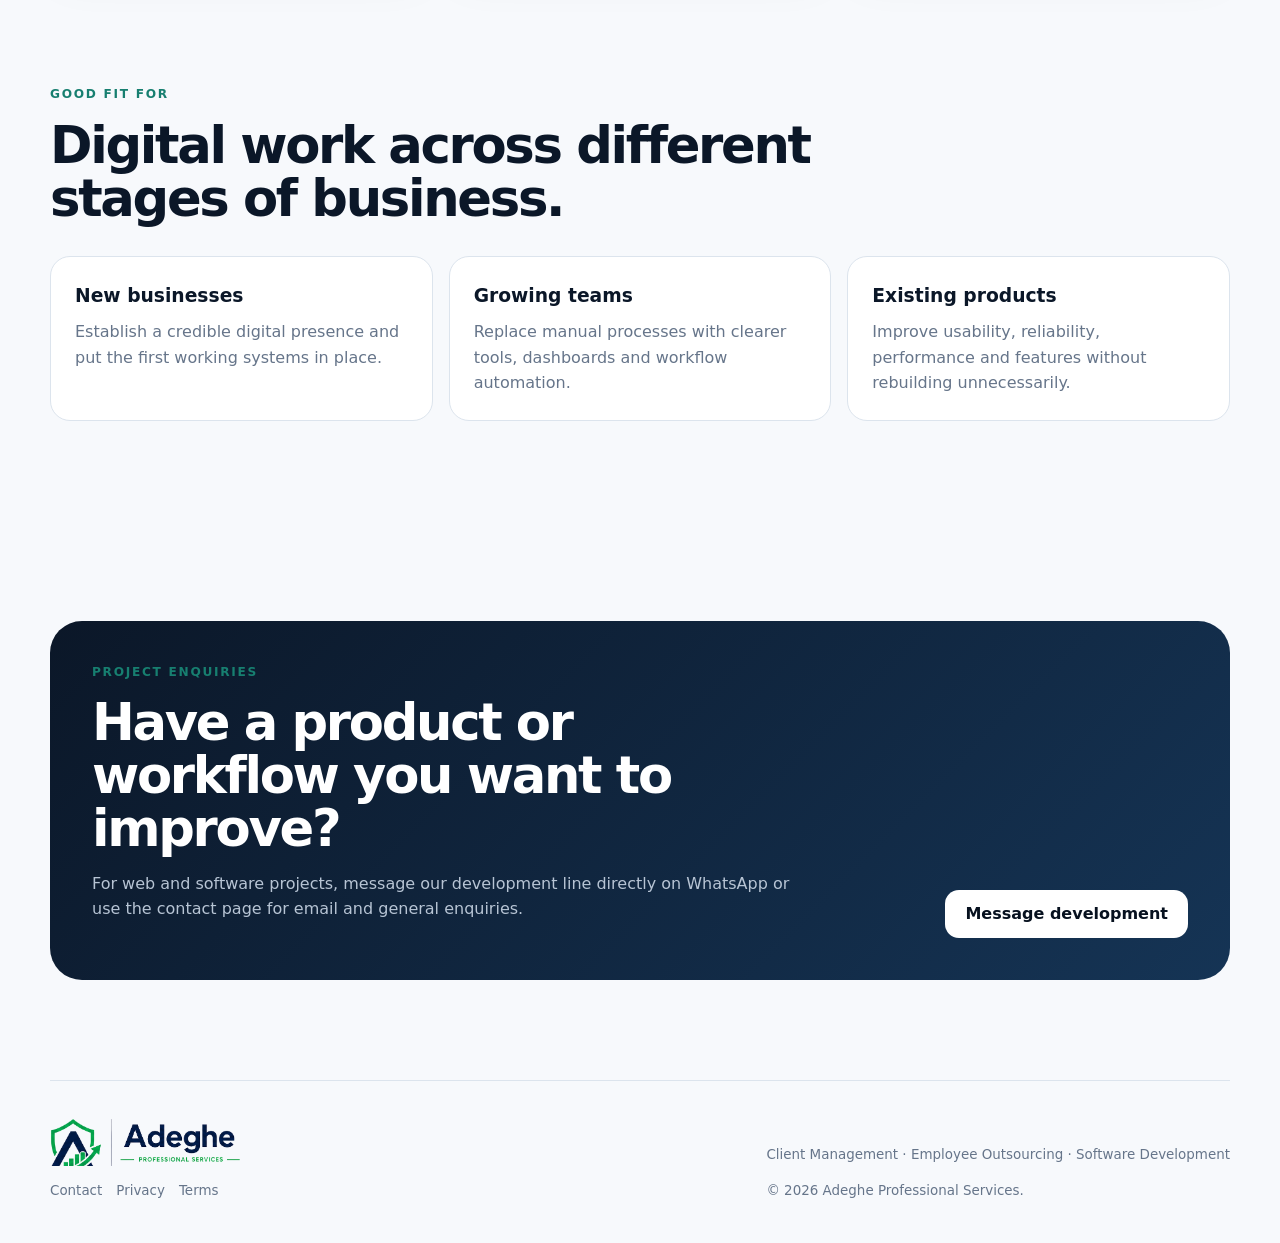
<file: technology.html>
<!doctype html>
<html lang="en">
<head><meta charset="utf-8">
<meta name="viewport" content="width=device-width,initial-scale=1">
<title>Software Development Services | Adeghe Professional Services</title>
<meta name="description" content="Web, mobile, business software, automation and digital product development from Adeghe Professional Services.">
<meta name="theme-color" content="#07111f">
<link rel="canonical" href="https://adegheprofessionalservices.com/technology.html">
<link rel="icon" href="assets/adeghe-icon.png" type="image/png">
<link rel="stylesheet" href="styles.css">
<script defer src="script.js"></script></head>
<body>
<a class="skip-link" href="#main">Skip to content</a>
<header class="site-header">
  <a class="brand" href="index.html" aria-label="Adeghe Professional Services home"><img class="brand-logo" src="assets/adeghe-logo-horizontal.png" alt="Adeghe Professional Services" width="613" height="151"></a>
  <button class="menu-toggle" aria-expanded="false" aria-controls="primary-nav">Menu</button>
  <nav id="primary-nav" class="primary-nav" aria-label="Primary">
    <a href="index.html">Home</a>
    <a href="people-operations.html">People & Operations</a>
    <a class="active" href="technology.html">Technology</a>
    <a href="about.html">About</a>
    <a href="contact.html">Contact</a>
  </nav>
</header>
<main id="main">
  <section class="page-hero shell tech-hero">
    <p class="eyebrow">Software & Digital Development</p>
    <h1>Useful software, built around the work it needs to do.</h1>
    <p>We design and build modern digital products for businesses, organisations and entrepreneurs—from focused websites to complete applications and internal systems.</p>
  </section>

  <section class="section shell">
    <div class="service-grid tech-grid">
      <article class="service-card"><span class="service-number">01</span><h3>Websites</h3><p>Professional, responsive business websites designed for clarity, speed and discoverability.</p></article>
      <article class="service-card"><span class="service-number">02</span><h3>Web Applications</h3><p>Interactive platforms, portals and workflow tools that work across modern browsers and devices.</p></article>
      <article class="service-card"><span class="service-number">03</span><h3>Mobile Applications</h3><p>Purpose-built mobile experiences for customer-facing and internal business use.</p></article>
      <article class="service-card"><span class="service-number">04</span><h3>Business Systems</h3><p>Dashboards, management tools, reporting systems and software tailored to operational workflows.</p></article>
      <article class="service-card"><span class="service-number">05</span><h3>Automation & Integrations</h3><p>Connect services, reduce repetitive tasks and make existing tools work together more effectively.</p></article>
      <article class="service-card"><span class="service-number">06</span><h3>Maintenance & Improvement</h3><p>Bug fixes, performance work, feature development, production readiness and ongoing product support.</p></article>
    </div>
  </section>

  <section class="section contrast">
    <div class="shell split">
      <div><p class="eyebrow">Development approach</p><h2>Built for maintainability, not just launch day.</h2><p>We focus on clear architecture, responsive user experience, sensible performance, practical testing and production-ready delivery.</p></div>
      <ol class="stacked-process">
        <li><span>1</span><div><strong>Discover</strong><p>Understand the users, business goal and current workflow.</p></div></li>
        <li><span>2</span><div><strong>Design</strong><p>Define the product structure and user experience before overbuilding.</p></div></li>
        <li><span>3</span><div><strong>Build</strong><p>Develop in clear, testable increments with working outputs.</p></div></li>
        <li><span>4</span><div><strong>Verify</strong><p>Check the important flows, devices, performance and edge cases.</p></div></li>
        <li><span>5</span><div><strong>Launch & support</strong><p>Ship cleanly and continue improving where it creates value.</p></div></li>
      </ol>
    </div>
  </section>

  <section class="section shell">
    <div class="section-heading"><p class="eyebrow">Typical project needs</p><h2>Where we can help.</h2><p>Projects can start small and grow over time. The goal is to choose the right level of technology for the problem.</p></div>
    <div class="tag-cloud" aria-label="Technology capabilities">
      <span>Business websites</span><span>Admin dashboards</span><span>Customer portals</span><span>Internal tools</span><span>Mobile apps</span><span>Data workflows</span><span>API integrations</span><span>Cloud backends</span><span>Authentication</span><span>Reporting</span><span>Automation</span><span>Product maintenance</span>
    </div>
  </section>

  <section class="section shell portfolio-section" id="work">
    <div class="section-heading">
      <p class="eyebrow">Selected work</p>
      <h2>Products built and delivered.</h2>
      <p>A selection of public work from Adeghe's technology practice, with live projects linked directly to their websites.</p>
    </div>
    <div class="portfolio-grid">
      <article class="project-card">
        <span class="project-status">Live</span>
        <h3>MyNigeriaGuide</h3>
        <p>A completed web project built and delivered by the technology lead.</p>
        <a href="https://mynigeriaguide.com" target="_blank" rel="noopener">Visit mynigeriaguide.com <span aria-hidden="true">→</span></a>
      </article>
      <article class="project-card">
        <span class="project-status">Live</span>
        <h3>Bellissimo Geni</h3>
        <p>A completed business website built and delivered by the technology lead.</p>
        <a href="https://bellissimogeni.com" target="_blank" rel="noopener">Visit bellissimogeni.com <span aria-hidden="true">→</span></a>
      </article>
      <article class="project-card project-card-coming">
        <span class="project-status">Coming soon</span>
        <h3>UNJAM</h3>
        <p>An upcoming mobile game project currently being prepared for public release.</p>
        <span class="project-note">Public release pending</span>
      </article>
    </div>
  </section>

  <section class="section shell audience-section">
    <div class="section-heading"><p class="eyebrow">Good fit for</p><h2>Digital work across different stages of business.</h2></div>
    <div class="audience-grid">
      <article><h3>New businesses</h3><p>Establish a credible digital presence and put the first working systems in place.</p></article>
      <article><h3>Growing teams</h3><p>Replace manual processes with clearer tools, dashboards and workflow automation.</p></article>
      <article><h3>Existing products</h3><p>Improve usability, reliability, performance and features without rebuilding unnecessarily.</p></article>
    </div>
  </section>

  <section class="section shell">
    <div class="cta-panel"><div><p class="eyebrow">Project enquiries</p><h2>Have a product or workflow you want to improve?</h2><p>For web and software projects, message our development line directly on WhatsApp or use the contact page for email and general enquiries.</p></div><a class="button light" href="https://wa.me/2348077520638?text=Hello%20Adeghe%20Professional%20Services%2C%20I%20would%20like%20to%20discuss%20a%20development%20project." target="_blank" rel="noopener">Message development</a></div>
  </section>
</main>
<footer class="site-footer shell">
  <a class="brand footer-brand" href="index.html" aria-label="Adeghe Professional Services home"><img class="brand-logo" src="assets/adeghe-logo-horizontal.png" alt="Adeghe Professional Services" width="613" height="151"></a>
  <p>Client Management · Employee Outsourcing · Software Development</p>
  <nav class="footer-links" aria-label="Footer"><a href="contact.html">Contact</a><a href="privacy.html">Privacy</a><a href="terms.html">Terms</a></nav>
  <p class="copyright">© <span data-year></span> Adeghe Professional Services.</p>
</footer>
</body>
</html>
</file>
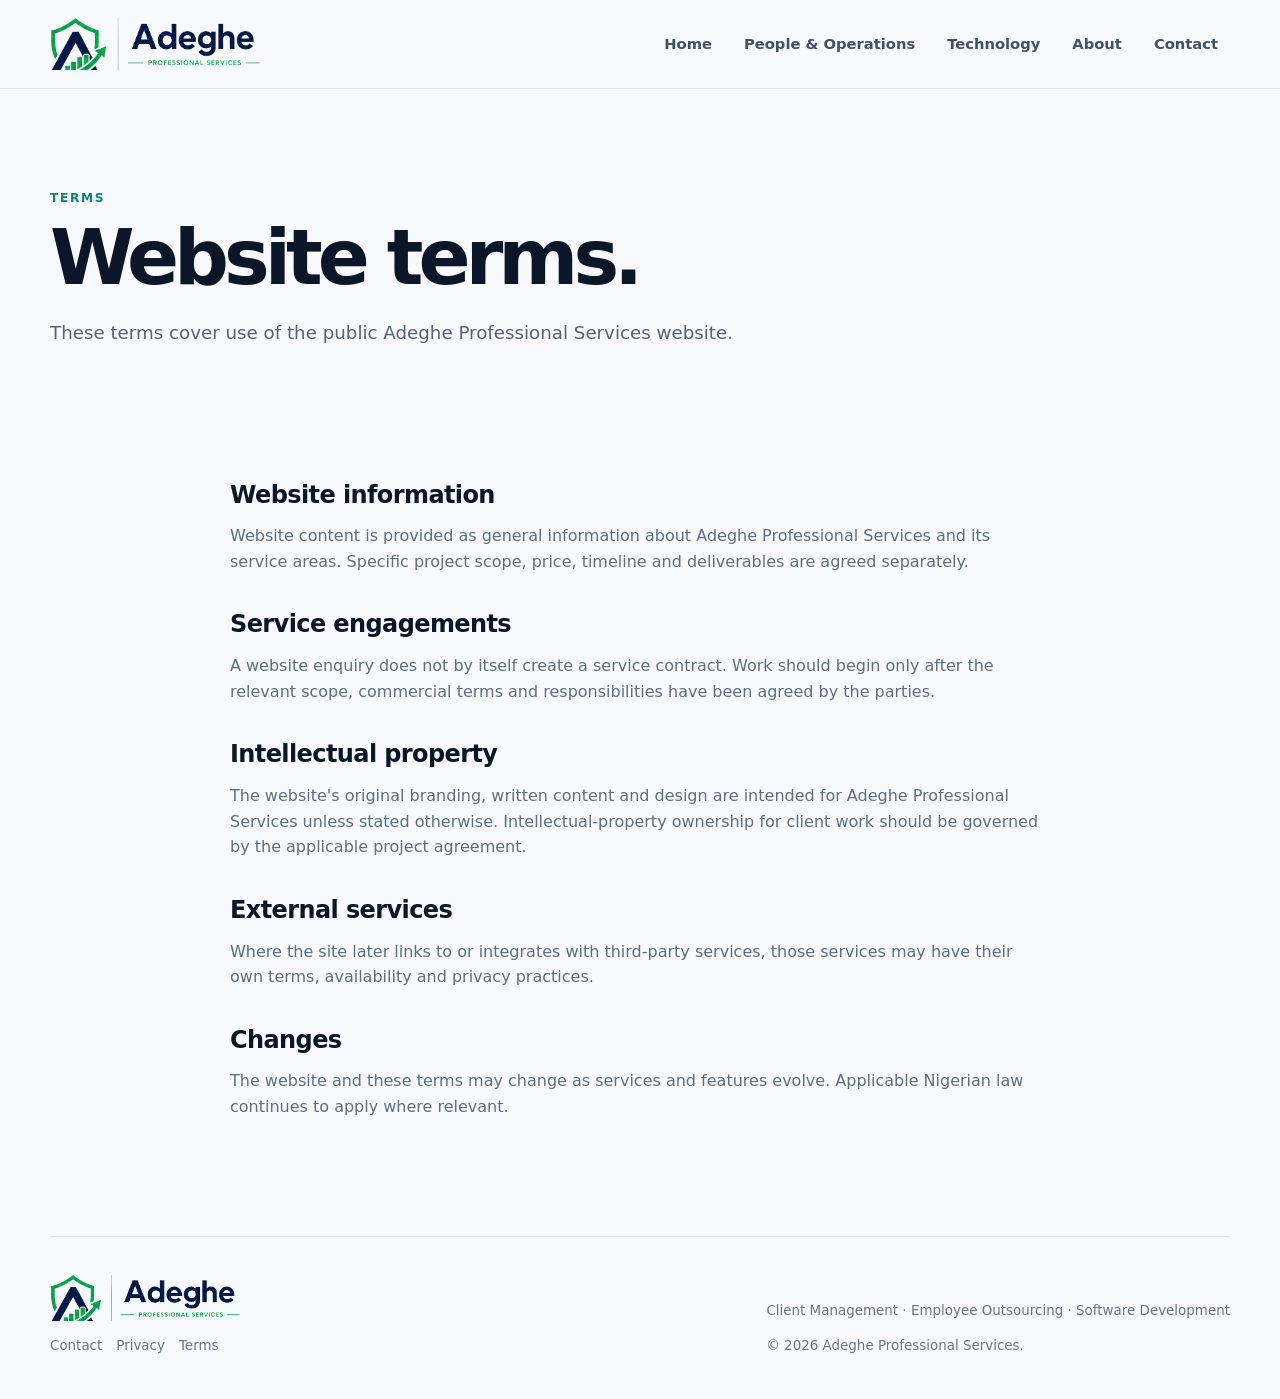
<file: terms.html>
<!doctype html>
<html lang="en">
<head><meta charset="utf-8">
<meta name="viewport" content="width=device-width,initial-scale=1">
<title>Terms | Adeghe Professional Services</title>
<meta name="description" content="Website terms for Adeghe Professional Services.">
<meta name="theme-color" content="#07111f">
<link rel="canonical" href="https://adegheprofessionalservices.com/terms.html">
<link rel="icon" href="assets/adeghe-icon.png" type="image/png">
<link rel="stylesheet" href="styles.css">
<script defer src="script.js"></script></head>
<body>
<a class="skip-link" href="#main">Skip to content</a>
<header class="site-header">
  <a class="brand" href="index.html" aria-label="Adeghe Professional Services home"><img class="brand-logo" src="assets/adeghe-logo-horizontal.png" alt="Adeghe Professional Services" width="613" height="151"></a>
  <button class="menu-toggle" aria-expanded="false" aria-controls="primary-nav">Menu</button>
  <nav id="primary-nav" class="primary-nav" aria-label="Primary">
    <a href="index.html">Home</a>
    <a href="people-operations.html">People & Operations</a>
    <a href="technology.html">Technology</a>
    <a href="about.html">About</a>
    <a href="contact.html">Contact</a>
  </nav>
</header>
<main id="main">
  <section class="page-hero shell legal-hero"><p class="eyebrow">Terms</p><h1>Website terms.</h1><p>These terms cover use of the public Adeghe Professional Services website.</p></section>
  <section class="section shell legal-copy">
    <h2>Website information</h2><p>Website content is provided as general information about Adeghe Professional Services and its service areas. Specific project scope, price, timeline and deliverables are agreed separately.</p>
    <h2>Service engagements</h2><p>A website enquiry does not by itself create a service contract. Work should begin only after the relevant scope, commercial terms and responsibilities have been agreed by the parties.</p>
    <h2>Intellectual property</h2><p>The website's original branding, written content and design are intended for Adeghe Professional Services unless stated otherwise. Intellectual-property ownership for client work should be governed by the applicable project agreement.</p>
    <h2>External services</h2><p>Where the site later links to or integrates with third-party services, those services may have their own terms, availability and privacy practices.</p>
    <h2>Changes</h2><p>The website and these terms may change as services and features evolve. Applicable Nigerian law continues to apply where relevant.</p>
  </section>
</main>
<footer class="site-footer shell">
  <a class="brand footer-brand" href="index.html" aria-label="Adeghe Professional Services home"><img class="brand-logo" src="assets/adeghe-logo-horizontal.png" alt="Adeghe Professional Services" width="613" height="151"></a>
  <p>Client Management · Employee Outsourcing · Software Development</p>
  <nav class="footer-links" aria-label="Footer"><a href="contact.html">Contact</a><a href="privacy.html">Privacy</a><a href="terms.html">Terms</a></nav>
  <p class="copyright">© <span data-year></span> Adeghe Professional Services.</p>
</footer>
</body>
</html>
</file>
<file: styles.css>
:root{--bg:#07111f;--bg2:#0d1b2d;--ink:#0b1728;--muted:#607087;--line:#dce4ed;--paper:#f7f9fc;--white:#fff;--accent:#2ad1b4;--accent2:#6ae7d2;--max:1180px;--radius:26px;--shadow:0 24px 70px rgba(9,25,44,.12)}*{box-sizing:border-box}html{scroll-behavior:smooth}body{margin:0;font-family:Inter,ui-sans-serif,system-ui,-apple-system,BlinkMacSystemFont,"Segoe UI",sans-serif;color:var(--ink);background:var(--paper);line-height:1.6}a{color:inherit}button,a{touch-action:manipulation}.skip-link{position:absolute;left:-9999px;top:10px;background:#fff;padding:10px 14px;z-index:100}.skip-link:focus{left:10px}.shell{width:min(calc(100% - 40px),var(--max));margin-inline:auto}.site-header{position:sticky;top:0;z-index:20;display:flex;align-items:center;justify-content:space-between;gap:28px;padding:18px max(20px,calc((100vw - var(--max))/2));background:rgba(247,249,252,.93);backdrop-filter:blur(16px);border-bottom:1px solid rgba(11,23,40,.08)}.brand{display:inline-flex;align-items:center;gap:11px;text-decoration:none;min-width:max-content}.brand-mark{display:block;width:40px;height:40px;border-radius:13px}.brand strong,.brand small{display:block}.brand strong{font-size:1rem;letter-spacing:-.02em}.brand small{font-size:.69rem;color:var(--muted);letter-spacing:.03em;text-transform:uppercase}.primary-nav{display:flex;gap:8px;align-items:center}.primary-nav a{padding:9px 12px;border-radius:999px;text-decoration:none;color:#40516a;font-size:.92rem;font-weight:700}.primary-nav a:hover,.primary-nav a.active{background:#e9eef4;color:var(--ink)}.menu-toggle{display:none;border:1px solid var(--line);background:#fff;border-radius:12px;padding:10px 13px;font-weight:800}.hero{min-height:680px;display:grid;grid-template-columns:1.12fr .88fr;gap:56px;align-items:center;padding-top:74px;padding-bottom:74px}.eyebrow{margin:0 0 14px;color:#177f70;text-transform:uppercase;letter-spacing:.14em;font-size:.76rem;font-weight:900}.hero h1,.page-hero h1{margin:0;max-width:900px;font-size:clamp(3.25rem,7vw,6.5rem);line-height:.94;letter-spacing:-.065em}.hero-text,.page-hero>p:last-child{max-width:720px;color:#52637a;font-size:1.14rem;margin:24px 0 0}.hero-actions{display:flex;gap:12px;flex-wrap:wrap;margin-top:32px}.button{display:inline-flex;align-items:center;justify-content:center;min-height:48px;padding:0 20px;border-radius:14px;text-decoration:none;font-weight:850;transition:transform .18s ease,box-shadow .18s ease}.button:hover{transform:translateY(-2px)}.button.primary{background:var(--bg);color:#fff;box-shadow:0 12px 30px rgba(7,17,31,.18)}.button.secondary{border:1px solid #cdd8e4;background:#fff}.button.light{background:#fff;color:var(--bg)}.trust-row{display:flex;flex-wrap:wrap;gap:8px;margin-top:28px}.trust-row span,.tag-cloud span{border:1px solid var(--line);background:#fff;border-radius:999px;padding:8px 12px;font-size:.83rem;font-weight:750;color:#516176}.hero-visual{position:relative;min-height:470px;border-radius:36px;overflow:hidden;background:radial-gradient(circle at 30% 30%,#173658 0,#0c1d32 38%,#07111f 72%);box-shadow:var(--shadow)}.orbit{position:absolute;border:1px solid rgba(106,231,210,.28);border-radius:50%}.orbit-one{width:370px;height:370px;right:-70px;top:-50px}.orbit-two{width:250px;height:250px;left:-65px;bottom:-45px}.signal-card{position:absolute;padding:18px 20px;border:1px solid rgba(255,255,255,.12);border-radius:18px;background:rgba(255,255,255,.08);backdrop-filter:blur(10px);color:#fff;box-shadow:0 18px 50px rgba(0,0,0,.12)}.signal-card span{display:block;color:var(--accent2);font-size:.72rem;font-weight:900;letter-spacing:.12em}.signal-card strong{display:block;font-size:1.25rem;margin:4px 0 1px}.signal-card small{color:#aebed1}.card-a{left:9%;top:12%}.card-b{right:8%;top:42%}.card-c{left:18%;bottom:11%}.section{padding-top:100px;padding-bottom:100px}.section-heading{max-width:760px}.section-heading.narrow{max-width:620px}.section h2{font-size:clamp(2.1rem,4vw,4rem);line-height:1.03;letter-spacing:-.045em;margin:0 0 18px}.section-heading>p:last-child,.split>div>p{color:#5c6d82}.service-grid{display:grid;grid-template-columns:repeat(3,1fr);gap:18px;margin-top:38px}.service-card{min-height:300px;padding:28px;border-radius:var(--radius);background:#fff;border:1px solid var(--line);box-shadow:0 16px 45px rgba(14,34,55,.05);display:flex;flex-direction:column}.service-card.feature-card{background:var(--bg);color:#fff;border-color:var(--bg)}.service-number{font-size:.76rem;font-weight:900;letter-spacing:.12em;color:#178273}.service-card h3{font-size:1.45rem;line-height:1.12;letter-spacing:-.025em;margin:58px 0 10px}.service-card p{margin:0;color:#65748a}.feature-card p{color:#b7c4d4}.service-card a{margin-top:auto;padding-top:24px;text-decoration:none;font-weight:850}.contrast{background:var(--bg);color:#fff}.contrast .eyebrow{color:var(--accent2)}.contrast p{color:#b8c5d5}.split{display:grid;grid-template-columns:.9fr 1.1fr;gap:70px;align-items:start}.capability-list{display:grid;gap:1px;border-radius:var(--radius);overflow:hidden;background:#29405b}.capability-list div{padding:24px;background:#0d1b2d}.capability-list strong,.capability-list span{display:block}.capability-list span{color:#9fb0c4;font-size:.93rem;margin-top:3px}.text-link{display:inline-block;margin-top:18px;color:var(--accent2);font-weight:850;text-decoration:none}.process-grid{list-style:none;padding:0;margin:36px 0 0;display:grid;grid-template-columns:repeat(4,1fr);gap:16px}.process-grid li{padding:24px;border-top:2px solid var(--ink)}.process-grid span,.principles span{font-size:.76rem;font-weight:900;color:#178273;letter-spacing:.12em}.process-grid h3{margin:34px 0 8px;font-size:1.2rem}.process-grid p{margin:0;color:#66758a;font-size:.92rem}.cta-panel{display:flex;align-items:end;justify-content:space-between;gap:30px;padding:42px;border-radius:32px;background:linear-gradient(135deg,#0b1728,#153455);color:#fff}.cta-panel h2{max-width:730px;margin-bottom:8px}.cta-panel p:last-child{color:#b7c4d4;max-width:720px}.page-hero{padding-top:100px;padding-bottom:72px}.page-hero h1{font-size:clamp(3rem,6vw,5.7rem);max-width:980px}.detail-section{display:grid;grid-template-columns:130px 1fr;gap:32px}.detail-index{font-size:clamp(3rem,6vw,6rem);font-weight:900;letter-spacing:-.07em;color:#d5dee7;line-height:1}.detail-grid{display:grid;grid-template-columns:repeat(3,1fr);gap:16px;margin-top:34px}.detail-grid article,.audience-grid article{padding:24px;border-radius:20px;background:#fff;border:1px solid var(--line)}.contrast .detail-grid article{background:#0d1b2d;border-color:#233b58}.detail-grid h3,.audience-grid h3{margin:0 0 8px}.detail-grid p,.audience-grid p{margin:0;color:#66758a}.contrast .detail-grid p{color:#aebed1}.tech-grid{grid-template-columns:repeat(3,1fr)}.tech-grid .service-card{min-height:260px}.tech-grid .service-card h3{margin-top:36px}.stacked-process{list-style:none;margin:0;padding:0}.stacked-process li{display:flex;gap:18px;padding:20px 0;border-bottom:1px solid #233b58}.stacked-process li>span{display:grid;place-items:center;flex:0 0 36px;height:36px;border-radius:50%;background:#14324d;color:var(--accent2);font-weight:900}.stacked-process strong{font-size:1.08rem}.stacked-process p{margin:2px 0 0}.tag-cloud{display:flex;flex-wrap:wrap;gap:10px;margin-top:30px}.tag-cloud span{padding:11px 15px}.audience-section{padding-top:20px}.audience-grid{display:grid;grid-template-columns:repeat(3,1fr);gap:16px;margin-top:32px}.principles{display:grid;gap:14px}.principles article{display:flex;gap:18px;padding:22px;border:1px solid var(--line);border-radius:20px;background:#fff}.principles h3,.principles p{margin:0}.principles p{margin-top:5px;color:#66758a}.legal-hero{padding-bottom:35px}.legal-copy{max-width:820px}.legal-copy h2{font-size:1.5rem;letter-spacing:-.025em;margin-top:38px;margin-bottom:8px}.legal-copy h2:first-child{margin-top:0}.legal-copy p{color:#5e6e82}.site-footer{padding-top:38px;padding-bottom:42px;border-top:1px solid var(--line);display:grid;grid-template-columns:1fr auto;gap:14px 22px;align-items:end;color:#66758a}.footer-brand{color:var(--ink)}.site-footer>p{margin:0;font-size:.84rem}.footer-links{display:flex;gap:14px;font-size:.84rem}.footer-links a{text-decoration:none}.footer-links a:hover{text-decoration:underline}.copyright{grid-column:2}.error-page{min-height:100vh;display:grid;place-content:center;justify-items:start}.error-page h1{font-size:clamp(3rem,7vw,6rem);margin:0;letter-spacing:-.06em}.error-page p{color:#607087}@media(max-width:900px){.hero{grid-template-columns:1fr;min-height:auto;padding-top:56px}.hero-visual{min-height:390px}.service-grid,.tech-grid{grid-template-columns:1fr 1fr}.split{grid-template-columns:1fr;gap:36px}.process-grid{grid-template-columns:1fr 1fr}.detail-section{grid-template-columns:1fr}.detail-index{font-size:3rem}.detail-grid,.audience-grid{grid-template-columns:1fr}.site-footer{grid-template-columns:1fr}.copyright{grid-column:1}.cta-panel{align-items:flex-start;flex-direction:column}}@media(max-width:720px){.site-header{padding:14px 20px}.menu-toggle{display:block}.primary-nav{display:none;position:absolute;left:16px;right:16px;top:72px;flex-direction:column;align-items:stretch;padding:10px;background:#fff;border:1px solid var(--line);border-radius:18px;box-shadow:var(--shadow)}.primary-nav.open{display:flex}.primary-nav a{padding:12px}.shell{width:min(calc(100% - 28px),var(--max))}.hero{gap:34px;padding-top:44px;padding-bottom:54px}.hero h1,.page-hero h1{letter-spacing:-.052em}.hero-visual{min-height:340px}.signal-card{padding:14px 16px}.card-a{left:6%;top:10%}.card-b{right:5%;top:42%}.card-c{left:10%;bottom:9%}.section{padding-top:72px;padding-bottom:72px}.service-grid,.tech-grid,.process-grid{grid-template-columns:1fr}.service-card{min-height:250px}.service-card h3{margin-top:38px}.page-hero{padding-top:70px;padding-bottom:48px}.cta-panel{padding:28px}.brand small{font-size:.62rem}.site-footer{align-items:start}}@media(prefers-reduced-motion:reduce){html{scroll-behavior:auto}.button{transition:none}}.contact-grid{display:grid;grid-template-columns:repeat(3,1fr);gap:18px}.contact-card{display:flex;min-height:280px;flex-direction:column;padding:28px;border:1px solid var(--line);border-radius:var(--radius);background:#fff;text-decoration:none;box-shadow:0 16px 45px rgba(14,34,55,.05)}.contact-card h2{font-size:1.8rem;margin:46px 0 4px}.contact-card p{color:#607087;overflow-wrap:anywhere}.contact-card strong{margin-top:auto}.contact-card-feature{background:var(--bg);color:#fff;border-color:var(--bg)}.contact-card-feature p{color:#b8c5d5}.registration-band{display:flex;justify-content:space-between;align-items:end;gap:30px;padding-top:30px;padding-bottom:70px}.registration-band>div{max-width:760px}.registration-band h2{margin-bottom:10px}.registration-band p:last-child{color:#5c6d82}@media(max-width:900px){.contact-grid{grid-template-columns:1fr}.registration-band{align-items:flex-start;flex-direction:column}}.leadership-section{padding-top:40px}.leadership-section .section-heading{max-width:780px}.leadership-grid{display:grid;grid-template-columns:1fr 1fr;gap:18px;margin-top:38px}.leader-card{padding:0;border:1px solid var(--line);border-radius:var(--radius);background:#fff;display:flex;flex-direction:column;overflow:hidden;box-shadow:0 16px 45px rgba(14,34,55,.05)}.leader-card-dark{background:var(--bg);color:#fff;border-color:var(--bg)}.leader-photo-wrap{aspect-ratio:4/5;overflow:hidden;background:#e9eef4}.leader-photo{display:block;width:100%;height:100%;object-fit:cover;object-position:center}.leader-copy{margin-top:0;padding:28px}.leader-role{margin:0 0 4px;color:#178273;font-size:.76rem;font-weight:900;letter-spacing:.12em;text-transform:uppercase}.leader-card-dark .leader-role{color:var(--accent2)}.leader-card h3{margin:0 0 10px;font-size:1.75rem;letter-spacing:-.035em}.leader-card p:last-child{margin:0;color:#65748a}.leader-card-dark p:last-child{color:#b7c4d4}@media(max-width:900px){.leadership-grid{grid-template-columns:1fr}.leader-card{min-height:0}}.portfolio-section{padding-top:24px}.portfolio-grid{display:grid;grid-template-columns:repeat(3,1fr);gap:18px;margin-top:36px}.project-card{min-height:290px;padding:28px;border:1px solid var(--line);border-radius:var(--radius);background:#fff;display:flex;flex-direction:column;box-shadow:0 16px 45px rgba(14,34,55,.05)}.project-status{width:max-content;padding:6px 10px;border-radius:999px;background:#e7f8f4;color:#0b6658;font-size:.72rem;font-weight:900;letter-spacing:.1em;text-transform:uppercase}.project-card h3{margin:42px 0 10px;font-size:1.55rem;letter-spacing:-.03em}.project-card p{margin:0;color:#65748a}.project-card a,.project-note{margin-top:auto;padding-top:24px;font-weight:850;text-decoration:none}.project-card-coming{background:#eef2f6}.project-card-coming .project-status{background:#dde5ed;color:#40516a}.project-note{color:#607087}@media(max-width:900px){.portfolio-grid{grid-template-columns:1fr}}.brand-logo{display:block;width:210px;height:auto;max-height:52px;object-fit:contain;object-position:left center}.footer-brand .brand-logo{width:190px}@media(max-width:720px){.brand-logo{width:168px;max-height:44px}.footer-brand .brand-logo{width:178px}}
</file>
